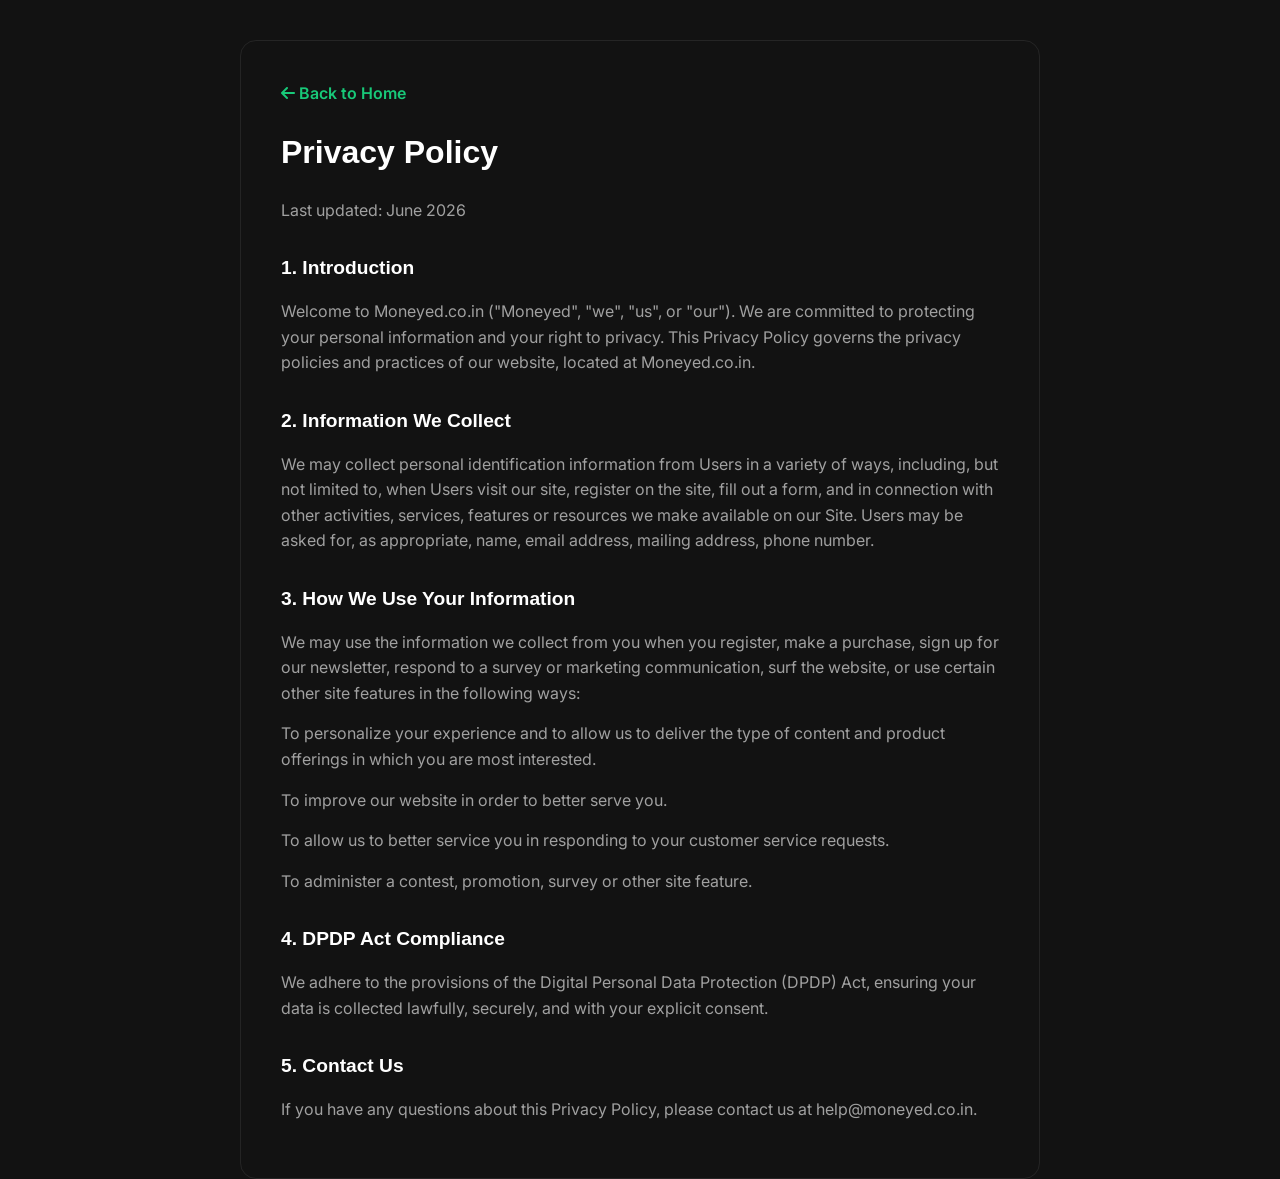
<file: privacy-policy.html>
<!DOCTYPE html>
<html lang="en">
<head>
    <meta charset="UTF-8">
    <meta name="viewport" content="width=device-width, initial-scale=1.0">
    <title>Moneyed | Privacy Policy</title>
    <meta name="description" content="Privacy Policy for Moneyed.co.in">
    <meta property="og:title" content="Moneyed | Privacy Policy">
    <link rel="stylesheet" href="style.css?v=6">
    <link href="index.css?v=2.2" rel="stylesheet">
    <link href="https://fonts.googleapis.com/css2?family=Inter:wght@300;400;500;600;700&display=swap" rel="stylesheet">
    <link rel="stylesheet" href="https://cdnjs.cloudflare.com/ajax/libs/font-awesome/6.5.1/css/all.min.css">
    <style>
        body { background: var(--bg-color); color: var(--text-color); font-family: 'Inter', sans-serif; padding: 40px 20px; }
        .legal-container { max-width: 800px; margin: 0 auto; background: var(--card-bg); padding: 40px; border-radius: 16px; border: 1px solid var(--border-glass); }
        h1 { color: var(--brand-green); margin-bottom: 20px; }
        h2 { color: var(--neon-green); margin-top: 30px; margin-bottom: 15px; font-size: 1.2rem; }
        p, li { line-height: 1.6; color: var(--text-muted); margin-bottom: 15px; }
        .back-btn { display: inline-block; margin-bottom: 20px; color: var(--brand-green); text-decoration: none; font-weight: 600; }
        .back-btn:hover { color: var(--neon-green); }
    </style>
</head>
<body class="theme-dark">
    <div class="legal-container">
        <a href="index.html" class="back-btn"><i class="fa-solid fa-arrow-left"></i> Back to Home</a>
        <h1>Privacy Policy</h1>
        <p>Last updated: June 2026</p>

        <h2>1. Introduction</h2>
        <p>Welcome to Moneyed.co.in ("Moneyed", "we", "us", or "our"). We are committed to protecting your personal information and your right to privacy. This Privacy Policy governs the privacy policies and practices of our website, located at Moneyed.co.in.</p>

        <h2>2. Information We Collect</h2>
        <p>We may collect personal identification information from Users in a variety of ways, including, but not limited to, when Users visit our site, register on the site, fill out a form, and in connection with other activities, services, features or resources we make available on our Site. Users may be asked for, as appropriate, name, email address, mailing address, phone number.</p>

        <h2>3. How We Use Your Information</h2>
        <p>We may use the information we collect from you when you register, make a purchase, sign up for our newsletter, respond to a survey or marketing communication, surf the website, or use certain other site features in the following ways:</p>
        <ul>
            <li>To personalize your experience and to allow us to deliver the type of content and product offerings in which you are most interested.</li>
            <li>To improve our website in order to better serve you.</li>
            <li>To allow us to better service you in responding to your customer service requests.</li>
            <li>To administer a contest, promotion, survey or other site feature.</li>
        </ul>

        <h2>4. DPDP Act Compliance</h2>
        <p>We adhere to the provisions of the Digital Personal Data Protection (DPDP) Act, ensuring your data is collected lawfully, securely, and with your explicit consent.</p>

        <h2>5. Contact Us</h2>
        <p>If you have any questions about this Privacy Policy, please contact us at help@moneyed.co.in.</p>
    </div>
</body>
</html>
</file>
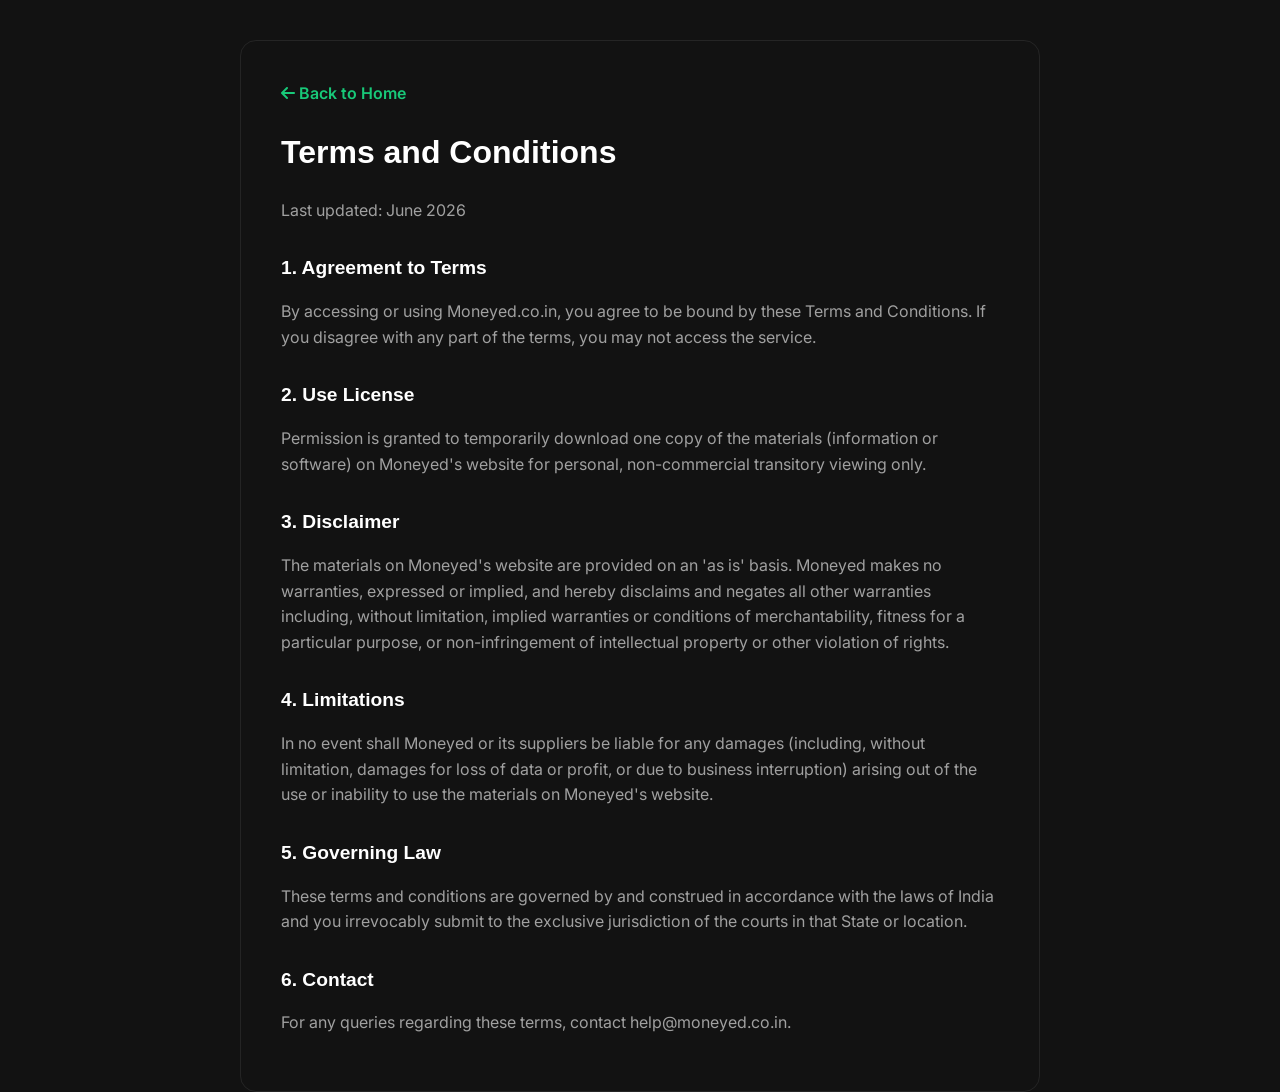
<file: terms-conditions.html>
<!DOCTYPE html>
<html lang="en">
<head>
    <meta charset="UTF-8">
    <meta name="viewport" content="width=device-width, initial-scale=1.0">
    <title>Moneyed | Terms & Conditions</title>
    <meta name="description" content="Terms & Conditions for Moneyed.co.in">
    <meta property="og:title" content="Moneyed | Terms & Conditions">
    <link rel="stylesheet" href="style.css?v=6">
    <link href="index.css?v=2.2" rel="stylesheet">
    <link href="https://fonts.googleapis.com/css2?family=Inter:wght@300;400;500;600;700&display=swap" rel="stylesheet">
    <link rel="stylesheet" href="https://cdnjs.cloudflare.com/ajax/libs/font-awesome/6.5.1/css/all.min.css">
    <style>
        body { background: var(--bg-color); color: var(--text-color); font-family: 'Inter', sans-serif; padding: 40px 20px; }
        .legal-container { max-width: 800px; margin: 0 auto; background: var(--card-bg); padding: 40px; border-radius: 16px; border: 1px solid var(--border-glass); }
        h1 { color: var(--brand-green); margin-bottom: 20px; }
        h2 { color: var(--neon-green); margin-top: 30px; margin-bottom: 15px; font-size: 1.2rem; }
        p, li { line-height: 1.6; color: var(--text-muted); margin-bottom: 15px; }
        .back-btn { display: inline-block; margin-bottom: 20px; color: var(--brand-green); text-decoration: none; font-weight: 600; }
        .back-btn:hover { color: var(--neon-green); }
    </style>
</head>
<body class="theme-dark">
    <div class="legal-container">
        <a href="index.html" class="back-btn"><i class="fa-solid fa-arrow-left"></i> Back to Home</a>
        <h1>Terms and Conditions</h1>
        <p>Last updated: June 2026</p>

        <h2>1. Agreement to Terms</h2>
        <p>By accessing or using Moneyed.co.in, you agree to be bound by these Terms and Conditions. If you disagree with any part of the terms, you may not access the service.</p>

        <h2>2. Use License</h2>
        <p>Permission is granted to temporarily download one copy of the materials (information or software) on Moneyed's website for personal, non-commercial transitory viewing only.</p>

        <h2>3. Disclaimer</h2>
        <p>The materials on Moneyed's website are provided on an 'as is' basis. Moneyed makes no warranties, expressed or implied, and hereby disclaims and negates all other warranties including, without limitation, implied warranties or conditions of merchantability, fitness for a particular purpose, or non-infringement of intellectual property or other violation of rights.</p>

        <h2>4. Limitations</h2>
        <p>In no event shall Moneyed or its suppliers be liable for any damages (including, without limitation, damages for loss of data or profit, or due to business interruption) arising out of the use or inability to use the materials on Moneyed's website.</p>

        <h2>5. Governing Law</h2>
        <p>These terms and conditions are governed by and construed in accordance with the laws of India and you irrevocably submit to the exclusive jurisdiction of the courts in that State or location.</p>
        
        <h2>6. Contact</h2>
        <p>For any queries regarding these terms, contact help@moneyed.co.in.</p>
    </div>
</body>
</html>
</file>
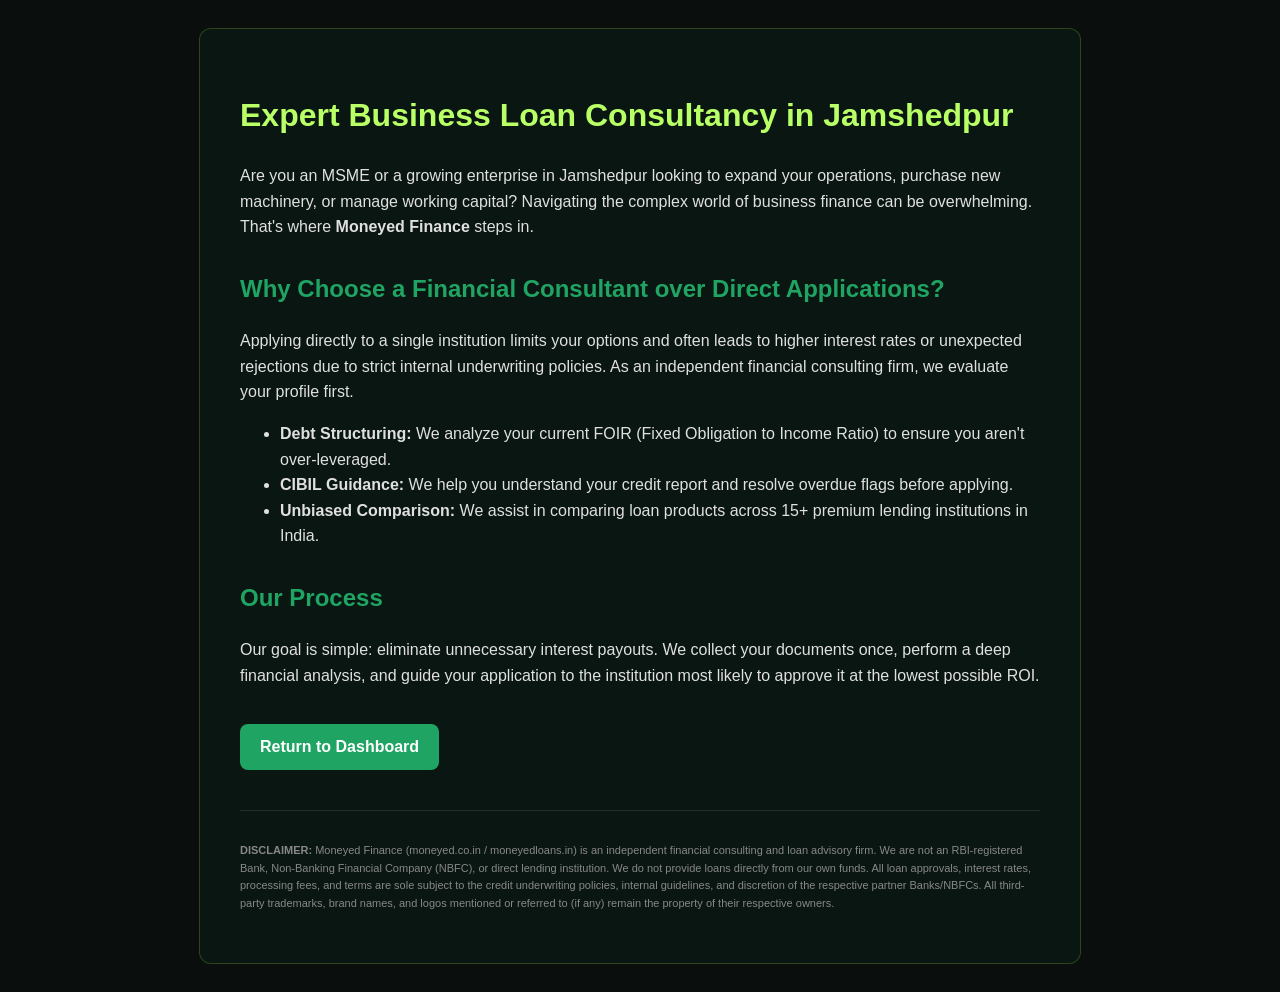
<file: blog/business-loan-consultancy-jamshedpur.html>
<!DOCTYPE html>
<html lang="en">
<head>
    <meta charset="UTF-8">
    <meta name="viewport" content="width=device-width, initial-scale=1.0">
    <title>Business Loan Consultancy in Jamshedpur | Moneyed Finance</title>
    <meta name="description" content="Looking for expert business loan consultancy in Jamshedpur? Moneyed Finance helps you structure your debt and find the best ROI across 15+ premium banks.">
    <style>
        body { font-family: 'Inter', sans-serif; background: #0A0F0D; color: #E0E0E0; line-height: 1.6; padding: 20px; }
        .container { max-width: 800px; margin: 0 auto; background: rgba(31, 164, 99, 0.05); padding: 40px; border-radius: 12px; border: 1px solid rgba(185, 255, 102, 0.2); }
        h1 { color: #B9FF66; }
        h2 { color: #1FA463; margin-top: 30px; }
        .footer-disclaimer { margin-top: 40px; padding-top: 20px; border-top: 1px solid rgba(255,255,255,0.1); font-size: 11px; color: #888; }
        a.btn { display: inline-block; background: #1FA463; color: white; padding: 10px 20px; text-decoration: none; border-radius: 8px; font-weight: bold; margin-top: 20px; }
    </style>
</head>
<body>
    <div class="container">
        <h1>Expert Business Loan Consultancy in Jamshedpur</h1>
        <p>Are you an MSME or a growing enterprise in Jamshedpur looking to expand your operations, purchase new machinery, or manage working capital? Navigating the complex world of business finance can be overwhelming. That's where <strong>Moneyed Finance</strong> steps in.</p>
        
        <h2>Why Choose a Financial Consultant over Direct Applications?</h2>
        <p>Applying directly to a single institution limits your options and often leads to higher interest rates or unexpected rejections due to strict internal underwriting policies. As an independent financial consulting firm, we evaluate your profile first.</p>
        <ul>
            <li><strong>Debt Structuring:</strong> We analyze your current FOIR (Fixed Obligation to Income Ratio) to ensure you aren't over-leveraged.</li>
            <li><strong>CIBIL Guidance:</strong> We help you understand your credit report and resolve overdue flags before applying.</li>
            <li><strong>Unbiased Comparison:</strong> We assist in comparing loan products across 15+ premium lending institutions in India.</li>
        </ul>

        <h2>Our Process</h2>
        <p>Our goal is simple: eliminate unnecessary interest payouts. We collect your documents once, perform a deep financial analysis, and guide your application to the institution most likely to approve it at the lowest possible ROI.</p>
        
        <a href="../index.html" class="btn">Return to Dashboard</a>

        <div class="footer-disclaimer">
            <p><strong>DISCLAIMER:</strong> Moneyed Finance (moneyed.co.in / moneyedloans.in) is an independent financial consulting and loan advisory firm. We are not an RBI-registered Bank, Non-Banking Financial Company (NBFC), or direct lending institution. We do not provide loans directly from our own funds. All loan approvals, interest rates, processing fees, and terms are sole subject to the credit underwriting policies, internal guidelines, and discretion of the respective partner Banks/NBFCs. All third-party trademarks, brand names, and logos mentioned or referred to (if any) remain the property of their respective owners.</p>
        </div>
    </div>
</body>
</html>
</file>
<file: style.css>
/* Brand Identity & Theme Configurations */
:root {
    --deep-green: #085C3A;
    --brand-green: #18C979;
    --mint-green: #A9E7CE;
    --soft-green: #2E7B4F;
    --neutral-white: #F8F9FA;
    --light-grey: #F0FFFA;
    --warm-beige: #FFFDF0;
    --accent-yellow: #E9E4A0;
    --dark-charcoal: #212529;
    --border-glass: rgba(8, 92, 58, 0.15);
    --bg-glass: rgba(248, 249, 250, 0.75);
    
    --shadow-soft: 0 8px 30px rgba(0, 0, 0, 0.04);
    --shadow-hover: 0 14px 40px rgba(15, 92, 59, 0.12);
    --transition-smooth: all 0.3s cubic-bezier(0.4, 0, 0.2, 1);
    
    --font-heading: 'Poppins', sans-serif;
    --font-body: 'Poppins', sans-serif;

    /* Logo Base Variables (Deep Green Theme - default) */
    --logo-icon-bg: var(--brand-green);
    --logo-icon-fg: var(--neutral-white);
    --logo-text: var(--deep-green);
    --logo-tagline: var(--soft-green);
}

/* Base Styles */
* {
    margin: 0;
    padding: 0;
    box-sizing: border-box;
}

@keyframes pulse-glow {
    0% { transform: scale(1) translateY(0); filter: drop-shadow(0 0 5px rgba(168,213,192,0.5)); }
    50% { transform: scale(1.1) translateY(-2px); filter: drop-shadow(0 0 15px rgba(168,213,192,1)); color: #D4C87C; }
    100% { transform: scale(1) translateY(0); filter: drop-shadow(0 0 5px rgba(168,213,192,0.5)); }
}

.animated-rupee {
    display: inline-block;
    animation: pulse-glow 2s infinite ease-in-out;
}

body {
    font-family: var(--font-body);
    background-color: var(--light-grey);
    color: var(--dark-charcoal);
    height: 100vh;
    overflow: hidden;
    line-height: 1.6;
}

h1, h2, h3, h4, h5, h6 {
    font-family: var(--font-heading);
    font-weight: 600;
    color: var(--deep-green);
}

a {
    text-decoration: none;
    color: inherit;
}

ul {
    list-style: none;
}

/* App Shell Structure */
.app-container {
    display: flex;
    height: 100vh;
    width: 100vw;
    position: relative;
}

/* Sidebar Navigation */
.sidebar {
    width: 280px;
    background-color: var(--deep-green);
    color: var(--neutral-white);
    display: flex;
    flex-direction: column;
    flex-shrink: 0;
    z-index: 100;
    transition: var(--transition-smooth);
    border-right: 1px solid rgba(255, 255, 255, 0.08);
}

.sidebar-header {
    padding: 24px 20px;
    border-bottom: 1px solid rgba(255, 255, 255, 0.08);
}

.logo-container {
    display: flex;
    align-items: center;
    gap: 12px;
}

.logo-icon {
    width: 42px;
    height: 42px;
    background-color: var(--brand-green);
    border: 1.5px solid rgba(255, 255, 255, 0.2);
    border-radius: 10px;
    display: flex;
    align-items: center;
    justify-content: center;
}

.logo-svg {
    width: 28px;
    height: 28px;
    color: var(--neutral-white);
    display: block;
}

.logo-text {
    display: flex;
    flex-direction: column;
}

.brand-name {
    font-size: 24px;
    font-weight: 700;
    letter-spacing: -1px;
    line-height: 1;
    color: var(--logo-text);
    display: block;
}

.brand-tagline {
    font-size: 8px;
    font-weight: 700;
    letter-spacing: 1.5px;
    color: var(--logo-tagline);
    display: block;
    margin-top: 2px;
}

.sidebar-menu {
    flex-grow: 1;
    padding: 24px 16px;
    overflow-y: auto;
}

.nav-list {
    display: flex;
    flex-direction: column;
    gap: 6px;
}

.nav-item {
    border-radius: 10px;
    transition: var(--transition-smooth);
}

.nav-link {
    display: flex;
    align-items: center;
    gap: 14px;
    padding: 12px 16px;
    font-size: 14px;
    font-weight: 500;
    color: var(--mint-green);
    border-radius: 10px;
    transition: var(--transition-smooth);
}

.nav-link i {
    font-size: 16px;
    width: 20px;
    text-align: center;
    transition: var(--transition-smooth);
}

.nav-item:hover .nav-link,
.nav-item.active .nav-link {
    color: var(--neutral-white);
    background-color: rgba(255, 255, 255, 0.08);
}

.nav-item.active .nav-link i {
    color: var(--accent-yellow);
}

.sidebar-footer {
    padding: 20px;
    border-top: 1px solid rgba(255, 255, 255, 0.08);
    background-color: rgba(0, 0, 0, 0.15);
}

.founder-profile {
    display: flex;
    align-items: center;
    gap: 12px;
}

.profile-avatar {
    width: 40px;
    height: 40px;
    border-radius: 50%;
    background-color: var(--brand-green);
    color: var(--neutral-white);
    display: flex;
    align-items: center;
    justify-content: center;
    font-weight: 600;
    font-size: 14px;
    border: 2px solid var(--accent-yellow);
}

.profile-info {
    display: flex;
    flex-direction: column;
}

.profile-name {
    font-size: 13px;
    font-weight: 600;
    color: var(--neutral-white);
}

.profile-title {
    font-size: 11px;
    color: var(--mint-green);
}

/* Main Content Area */
.main-content {
    flex-grow: 1;
    display: flex;
    flex-direction: column;
    height: 100vh;
    overflow-y: auto;
    position: relative;
    background-color: var(--light-grey);
}

/* Top Header */
.top-header {
    display: flex;
    align-items: center;
    justify-content: space-between;
    padding: 20px 40px;
    background-color: rgba(255, 255, 255, 0.8);
    backdrop-filter: blur(10px);
    -webkit-backdrop-filter: blur(10px);
    border-bottom: 1px solid var(--border-glass);
    position: sticky;
    top: 0;
    z-index: 50;
}

.mobile-toggle {
    display: none;
    font-size: 20px;
    cursor: pointer;
    color: var(--deep-green);
}

.header-welcome h1 {
    font-size: 24px;
    font-weight: 700;
    line-height: 1.2;
}

.header-subtitle {
    font-size: 12px;
    color: #627267;
}

.header-actions {
    display: flex;
    align-items: center;
    gap: 16px;
}

.cibil-pill {
    background-color: var(--neutral-white);
    padding: 8px 16px;
    border-radius: 20px;
    font-size: 13px;
    display: flex;
    align-items: center;
    gap: 8px;
    border: 1px solid var(--border-glass);
    color: var(--dark-charcoal);
}

.cibil-pill strong {
    color: var(--brand-green);
}

/* Buttons */
.btn {
    display: inline-flex;
    align-items: center;
    justify-content: center;
    gap: 8px;
    padding: 10px 20px;
    border-radius: 8px;
    font-family: var(--font-body);
    font-size: 14px;
    font-weight: 600;
    cursor: pointer;
    border: none;
    transition: var(--transition-smooth);
}

.btn:active, .bnav-item:active, .bnav-cta-inner:active {
    transform: scale(0.96) !important;
    transition: transform 0.1s ease !important;
}

.btn-primary {
    background-color: var(--deep-green);
    color: var(--neutral-white);
}

.btn-primary:hover {
    background-color: #0c4c31;
    transform: translateY(-1px);
}

.btn-accent {
    background-color: var(--brand-green);
    color: var(--neutral-white);
    box-shadow: 0 4px 15px rgba(31, 164, 99, 0.2);
}

.btn-accent:hover {
    background-color: #1a8f55;
    transform: translateY(-1px);
    box-shadow: 0 6px 18px rgba(31, 164, 99, 0.3);
}

.btn-outline {
    background-color: transparent;
    color: var(--deep-green);
    border: 1.5px solid var(--deep-green);
}

.btn-outline:hover {
    background-color: rgba(15, 92, 59, 0.05);
}

.btn-outline-white {
    background-color: transparent;
    color: var(--neutral-white);
    border: 1.5px solid var(--neutral-white);
}

.btn-outline-white:hover {
    background-color: rgba(255, 255, 255, 0.1);
}

.btn-sm {
    padding: 6px 14px;
    font-size: 12px;
}

.btn-full {
    width: 100%;
}

/* Glassmorphism Cards */
.glass-card {
    background-color: var(--bg-glass);
    backdrop-filter: blur(12px);
    -webkit-backdrop-filter: blur(12px);
    border: 1px solid var(--border-glass);
    border-radius: 16px;
    padding: 24px;
    box-shadow: inset 0 1px 1px rgba(255, 255, 255, 0.4), var(--shadow-soft);
    transition: var(--transition-smooth);
}

.glass-card:hover {
    box-shadow: var(--shadow-hover);
    border-color: rgba(15, 92, 59, 0.25);
}

/* Tab Containers */
.tab-content-container {
    padding: 30px 40px;
    flex-grow: 1;
    overflow-y: auto;
}

.tab-pane {
    display: none;
    animation: fadeIn 0.4s ease-out;
}

.tab-pane.active {
    display: block;
}

@keyframes fadeIn {
    from { opacity: 0; transform: translateY(8px); }
    to { opacity: 1; transform: translateY(0); }
}

/* Grids and Layout Helpers */
.grid-3 {
    display: grid;
    grid-template-columns: repeat(auto-fit, minmax(280px, 1fr));
    gap: 24px;
    margin-bottom: 24px;
}

.grid-2 {
    display: grid;
    grid-template-columns: repeat(auto-fit, minmax(320px, 1fr));
    gap: 24px;
    margin-bottom: 24px;
}

.grid-3-2 {
    display: grid;
    grid-template-columns: 3fr 2fr;
    gap: 24px;
    margin-bottom: 24px;
}

.margin-top-md { margin-top: 20px; }
.margin-bottom-md { margin-bottom: 20px; }
.text-center { text-align: center; }
.text-right { text-align: right; }
.text-green { color: var(--brand-green) !important; }
.text-yellow { color: #ccaa00 !important; }
.text-gold { color: #bca043 !important; }
.flex-center-content {
    display: flex;
    align-items: center;
    justify-content: center;
}
.flex-column-between {
    display: flex;
    flex-direction: column;
    justify-content: space-between;
}
.divider {
    border: none;
    border-top: 1px solid var(--border-glass);
    margin: 20px 0;
}
.divider-white {
    border: none;
    border-top: 1px solid rgba(255, 255, 255, 0.15);
    margin: 20px 0;
}

/* 1. HOME TAB SPECIFICS */
.welcome-banner {
    background: linear-gradient(135deg, #0F5C3B 0%, #1FA463 100%);
    color: var(--neutral-white);
    border-radius: 16px;
    padding: 30px 40px;
    display: flex;
    align-items: center;
    justify-content: space-between;
    margin-bottom: 24px;
    box-shadow: var(--shadow-soft);
    position: relative;
    overflow: hidden;
}

.welcome-banner::after {
    content: '';
    position: absolute;
    top: -50%;
    right: -20%;
    width: 300px;
    height: 300px;
    border-radius: 50%;
    background: rgba(31, 164, 99, 0.15);
    z-index: 1;
}

.banner-body {
    max-width: 65%;
    z-index: 2;
}

.welcome-banner h2 {
    color: #FFFFFF !important;
    font-size: 26px;
    margin-bottom: 12px;
    font-weight: 700;
}

.welcome-banner p {
    color: var(--mint-green);
    font-size: 14px;
    margin-bottom: 20px;
}

.banner-actions {
    display: flex;
    gap: 12px;
}

.banner-visual {
    z-index: 2;
}

.banner-big-icon {
    font-size: 70px;
    color: var(--accent-yellow);
    opacity: 0.85;
}

/* Metric Cards Specifics */
.metric-card {
    display: flex;
    flex-direction: column;
}

.card-icon-header {
    display: flex;
    align-items: center;
    justify-content: space-between;
    margin-bottom: 16px;
}

.metric-icon {
    width: 44px;
    height: 44px;
    border-radius: 10px;
    display: flex;
    align-items: center;
    justify-content: center;
    font-size: 18px;
}

.metric-icon.green-bg { background-color: rgba(31, 164, 99, 0.1); color: var(--brand-green); }
.metric-icon.yellow-bg { background-color: rgba(212, 200, 124, 0.15); color: #9c8e2b; }
.metric-icon.gold-bg { background-color: rgba(15, 92, 59, 0.08); color: var(--deep-green); }

.badge {
    padding: 4px 10px;
    border-radius: 20px;
    font-size: 11px;
    font-weight: 600;
}
.badge.text-green { background-color: rgba(31, 164, 99, 0.1); }
.badge.text-yellow { background-color: rgba(212, 200, 124, 0.2); }
.badge.text-gold { background-color: rgba(15, 92, 59, 0.08); color: var(--deep-green); }

.metric-card h3 {
    font-size: 15px;
    color: #627267;
    font-weight: 500;
    margin-bottom: 12px;
}

.metric-desc {
    font-size: 11.5px;
    color: #627267;
    margin-top: 14px;
    border-top: 1px solid rgba(0, 0, 0, 0.05);
    padding-top: 10px;
}

/* CIBIL Meter */
.meter-wrapper {
    display: flex;
    justify-content: center;
    align-items: center;
    height: 70px;
}

.cibil-dial {
    position: relative;
    width: 120px;
    height: 60px;
}

.dial-svg {
    width: 100%;
    height: 100%;
}

.dial-value {
    position: absolute;
    bottom: 0;
    left: 0;
    right: 0;
    text-align: center;
    font-size: 18px;
    font-weight: 700;
    color: var(--deep-green);
}

/* FOIR Visual */
.foir-visual {
    margin-top: 12px;
}

.progress-bar-container {
    width: 100%;
    height: 8px;
    background-color: rgba(0, 0, 0, 0.06);
    border-radius: 4px;
    overflow: hidden;
}

.progress-bar-fill {
    height: 100%;
    border-radius: 4px;
    transition: width 1s cubic-bezier(0.4, 0, 0.2, 1);
}

#home-foir-bar {
    background-color: var(--brand-green);
}

.foir-stats {
    display: flex;
    justify-content: space-between;
    font-size: 12px;
    margin-top: 6px;
    font-weight: 500;
}

.foir-val { color: var(--deep-green); font-weight: 700; }
.foir-limit { color: #627267; }

/* Savings Metric display */
.savings-display {
    display: flex;
    align-items: baseline;
    gap: 4px;
    margin-top: 8px;
}

.currency-symbol {
    font-size: 20px;
    font-weight: 500;
    color: var(--brand-green);
}

.savings-amount {
    font-size: 32px;
    font-weight: 700;
    color: var(--brand-green);
    letter-spacing: -0.5px;
}

/* Trust Section Grid */
.trust-grid {
    display: grid;
    grid-template-columns: 3fr 2fr;
    gap: 24px;
    margin-bottom: 20px;
}

.trust-header {
    display: flex;
    align-items: center;
    gap: 16px;
    margin-bottom: 16px;
}

.avatar-large {
    width: 52px;
    height: 52px;
    border-radius: 50%;
    background-color: var(--deep-green);
    color: var(--neutral-white);
    display: flex;
    align-items: center;
    justify-content: center;
    font-weight: 700;
    border: 2.5px solid var(--accent-yellow);
}

.trust-header h4 {
    font-size: 16px;
}

.trust-header .subtitle {
    font-size: 11px;
    color: #627267;
}

.trust-quote {
    font-size: 13.5px;
    font-style: italic;
    color: #4b5a50;
    line-height: 1.6;
    margin-bottom: 20px;
}

.trust-stats {
    display: flex;
    gap: 30px;
    border-top: 1px solid var(--border-glass);
    padding-top: 16px;
}

.t-stat h5 {
    font-size: 20px;
    color: var(--brand-green);
    font-weight: 700;
}

.t-stat span {
    font-size: 11px;
    color: #627267;
}

/* Feature checklist */
.feature-highlights h4 {
    font-size: 16px;
    margin-bottom: 16px;
}

.feature-checklist {
    display: flex;
    flex-direction: column;
    gap: 18px;
}

.feature-checklist li {
    display: flex;
    gap: 12px;
    align-items: flex-start;
}

.feature-checklist li i {
    margin-top: 3px;
    font-size: 16px;
}

.feature-checklist li strong {
    font-size: 13px;
    color: var(--deep-green);
    display: block;
}

.feature-checklist li p {
    font-size: 11px;
    color: #627267;
}

/* 2. FORM WIZARD SPECIFICS */
.main-form-card {
    max-width: 800px;
    margin: 0 auto 24px;
}

.wizard-header {
    border-bottom: 1px solid var(--border-glass);
    padding-bottom: 18px;
    margin-bottom: 24px;
}

.wizard-header h2 {
    font-size: 22px;
}

.wizard-header p {
    font-size: 12.5px;
    color: #627267;
    margin-bottom: 14px;
}

.wizard-steps {
    display: flex;
    justify-content: space-between;
    gap: 10px;
}

.step-indicator {
    flex-grow: 1;
    text-align: center;
    font-size: 12px;
    font-weight: 600;
    color: #8fa095;
    padding-bottom: 8px;
    border-bottom: 2.5px solid rgba(0, 0, 0, 0.06);
    display: flex;
    align-items: center;
    justify-content: center;
    gap: 8px;
}

.lang-toggle-btn {
    background: transparent;
    border: 1px solid var(--border-glass);
    border-radius: 20px;
    color: var(--text-color);
    font-size: 12px;
    font-weight: 700;
    cursor: pointer;
    padding: 5px 12px;
    display: flex;
    align-items: center;
    justify-content: center;
    gap: 6px;
    transition: all 0.2s ease;
    margin-right: 10px;
}

.lang-toggle-btn:hover {
    background: rgba(15, 92, 59, 0.05);
}

.step-indicator span {
    width: 20px;
    height: 20px;
    border-radius: 50%;
    background-color: rgba(0, 0, 0, 0.06);
    color: #8fa095;
    display: inline-flex;
    align-items: center;
    justify-content: center;
    font-size: 10px;
    font-weight: 700;
}

.step-indicator.active {
    color: var(--brand-green);
    border-bottom-color: var(--brand-green);
}

.step-indicator.active span {
    background-color: var(--brand-green);
    color: var(--neutral-white);
}

/* Inputs & Form Groups */
.form-group {
    display: flex;
    flex-direction: column;
    gap: 6px;
    margin-bottom: 18px;
}

.form-grid {
    display: grid;
    grid-template-columns: 1fr 1fr;
    gap: 18px;
}

.form-group label {
    font-size: 12px;
    font-weight: 600;
    color: var(--deep-green);
}

.cibil-summary-card {
    background: linear-gradient(135deg, rgba(255,255,255,0.05), rgba(255,255,255,0.01));
    border: 1px solid var(--border-glass);
    border-radius: 12px;
    padding: 15px;
    display: flex;
    flex-direction: column;
    gap: 8px;
    box-shadow: 0 4px 15px rgba(0,0,0,0.05);
    transition: transform 0.3s ease, border-color 0.3s ease;
}

body.theme-dark .cibil-summary-card {
    background: linear-gradient(135deg, rgba(255,255,255,0.05), rgba(255,255,255,0.01));
}

.cibil-summary-card:hover {
    transform: translateY(-2px);
    border-color: var(--brand-green);
}

.cibil-summary-card label {
    font-size: 11px;
    text-transform: uppercase;
    letter-spacing: 0.5px;
    color: var(--text-muted);
    font-weight: 700;
}

.cibil-summary-card .value {
    font-size: 1.4rem;
    font-weight: 800;
    color: var(--text-color);
}

.form-input {
    width: 100%;
    padding: 12px 16px;
    border-radius: 8px;
    border: 1px solid var(--border-glass);
    background-color: rgba(255, 255, 255, 0.6);
    font-family: var(--font-body);
    font-size: 13.5px;
    color: var(--dark-charcoal);
    outline: none;
    transition: var(--transition-smooth);
}

.form-input:focus {
    border-color: var(--brand-green);
    background-color: var(--neutral-white);
    box-shadow: 0 0 0 3px rgba(31, 164, 99, 0.1);
}

.form-hint {
    font-size: 11px;
    color: #627267;
}

.consent-box {
    margin: 20px 0;
    padding: 16px;
    background-color: rgba(15, 92, 59, 0.03);
    border-radius: 8px;
    border-left: 3px solid var(--brand-green);
}

/* Checkbox alignment */
.checkbox-container {
    display: flex;
    gap: 12px;
    cursor: pointer;
    user-select: none;
}

.checkbox-container input {
    display: none;
}

.checkmark-box {
    width: 18px;
    height: 18px;
    border: 1.5px solid var(--brand-green);
    border-radius: 4px;
    flex-shrink: 0;
    position: relative;
    top: 2px;
    background-color: var(--neutral-white);
}

.checkbox-container input:checked + .checkmark-box::after {
    content: '\f00c';
    font-family: 'Font Awesome 6 Free';
    font-weight: 900;
    font-size: 10px;
    color: var(--neutral-white);
    position: absolute;
    top: 50%;
    left: 50%;
    transform: translate(-50%, -50%);
}

.checkbox-container input:checked + .checkmark-box {
    background-color: var(--brand-green);
}

.consent-text {
    font-size: 11.5px;
    color: #4b5a50;
    line-height: 1.5;
}

/* Wizard Buttons */
.wizard-buttons {
    display: flex;
    justify-content: space-between;
    margin-top: 24px;
}

.wizard-step {
    display: none;
}

.wizard-step.active {
    display: block;
    animation: slideIn 0.3s ease-out;
}

@keyframes slideIn {
    from { opacity: 0; transform: translateX(20px); }
    to { opacity: 1; transform: translateX(0); }
}

/* Results panel */
.results-panel {
    max-width: 800px;
    margin: 0 auto;
}

.results-panel.hidden {
    display: none;
}

.results-header {
    display: flex;
    justify-content: space-between;
    align-items: center;
    border-bottom: 1px solid var(--border-glass);
    padding-bottom: 14px;
    margin-bottom: 20px;
}

.results-header h3 {
    font-size: 18px;
}

.results-header p {
    font-size: 12px;
    color: #627267;
}

.lead-id-pill {
    background-color: rgba(31, 164, 99, 0.1);
    color: var(--brand-green);
    font-weight: 600;
    font-size: 11px;
    padding: 4px 12px;
    border-radius: 12px;
    border: 1px solid var(--brand-green);
}

.summary-pill-container {
    display: flex;
    gap: 16px;
    flex-wrap: wrap;
    margin-bottom: 24px;
}

.summary-pill {
    background-color: rgba(0, 0, 0, 0.03);
    padding: 8px 16px;
    border-radius: 8px;
    font-size: 12.5px;
}

.summary-pill strong {
    color: var(--deep-green);
    margin-left: 4px;
}

/* Lender Match Component */
.lender-matches-list {
    display: flex;
    flex-direction: column;
    gap: 14px;
    margin-bottom: 24px;
}

.lender-card {
    display: flex;
    justify-content: space-between;
    align-items: center;
    padding: 18px 24px;
    background-color: var(--neutral-white);
    border: 1px solid var(--border-glass);
    border-radius: 10px;
    transition: var(--transition-smooth);
}

.lender-card:hover {
    transform: translateY(-2px);
    box-shadow: var(--shadow-hover);
    border-color: var(--brand-green);
}

.lender-meta {
    display: flex;
    align-items: center;
    gap: 16px;
}

.lender-logo-circle {
    width: 46px;
    height: 46px;
    border-radius: 50%;
    background-color: var(--deep-green);
    color: var(--neutral-white);
    display: flex;
    align-items: center;
    justify-content: center;
    font-weight: 700;
    font-size: 16px;
    box-shadow: 0 4px 10px rgba(15, 92, 59, 0.15);
}

.lender-info h4 {
    font-size: 14px;
}

.lender-info p {
    font-size: 11px;
    color: #627267;
}

.lender-metrics {
    display: flex;
    gap: 30px;
}

.l-metric {
    display: flex;
    flex-direction: column;
    align-items: center;
}

.l-metric span {
    font-size: 10px;
    color: #627267;
}

.l-metric strong {
    font-size: 13.5px;
    color: var(--deep-green);
}

.lender-status-col {
    display: flex;
    flex-direction: column;
    align-items: flex-end;
}

.status-indicator-pill {
    padding: 4px 12px;
    border-radius: 20px;
    font-size: 11px;
    font-weight: 600;
    display: flex;
    align-items: center;
    gap: 6px;
}

.status-indicator-pill.approved-pill {
    background-color: rgba(31, 164, 99, 0.1);
    color: var(--brand-green);
}

.status-indicator-pill.rejected-pill {
    background-color: rgba(220, 53, 69, 0.1);
    color: #dc3545;
}

.status-indicator-pill.attention-pill {
    background-color: rgba(255, 193, 7, 0.15);
    color: #b58105;
}

.lender-status-col p {
    font-size: 10px;
    color: #627267;
    margin-top: 4px;
}

.elig-cta-box {
    background-color: rgba(15, 92, 59, 0.04);
    padding: 20px 24px;
    border-radius: 12px;
    display: flex;
    justify-content: space-between;
    align-items: center;
    border-left: 4px solid var(--deep-green);
}

.elig-cta-box h4 {
    font-size: 14.5px;
}

.elig-cta-box p {
    font-size: 12px;
    color: #4b5a50;
    margin-top: 2px;
}

/* 3. CALCULATORS TAB SPECIFICS */
.calculator-sub-tabs {
    display: flex;
    gap: 10px;
    margin-bottom: 24px;
    background-color: rgba(0, 0, 0, 0.03);
    padding: 4px;
    border-radius: 10px;
    width: max-content;
}

.sub-tab-btn {
    border: none;
    background-color: transparent;
    padding: 8px 20px;
    font-family: var(--font-body);
    font-size: 13px;
    font-weight: 600;
    color: #627267;
    border-radius: 8px;
    cursor: pointer;
    transition: var(--transition-smooth);
}

.sub-tab-btn.active {
    background-color: var(--neutral-white);
    color: var(--deep-green);
    box-shadow: var(--shadow-soft);
}

.sub-tab-pane {
    display: none;
    animation: fadeIn 0.4s ease-out;
}

.sub-tab-pane.active {
    display: block;
}

/* Slider Controls */
.slider-header {
    display: flex;
    justify-content: space-between;
    align-items: center;
}

.slider-val-box {
    background-color: var(--neutral-white);
    padding: 6px 12px;
    border: 1px solid var(--border-glass);
    border-radius: 6px;
    font-weight: 700;
    color: var(--deep-green);
    font-size: 13.5px;
}

.slider-val-box input {
    border: none;
    outline: none;
    font-family: var(--font-body);
    font-weight: 700;
    color: var(--deep-green);
    width: 60px;
    background-color: transparent;
}

.slider-input {
    width: 100%;
    height: 5px;
    background: #e2e8f0;
    border-radius: 5px;
    outline: none;
    margin: 8px 0;
    -webkit-appearance: none;
}

.slider-input::-webkit-slider-thumb {
    -webkit-appearance: none;
    width: 16px;
    height: 16px;
    border-radius: 50%;
    background: var(--brand-green);
    cursor: pointer;
    transition: transform 0.1s;
    box-shadow: 0 2px 6px rgba(0, 0, 0, 0.15);
}

.slider-input::-webkit-slider-thumb:hover {
    transform: scale(1.2);
}

/* Calculator result display details */
.emi-display {
    font-size: 40px;
    font-weight: 700;
    color: var(--deep-green);
    letter-spacing: -1px;
    margin-bottom: 20px;
}

/* Autocomplete Dropdown */
.position-relative { position: relative; }
.autocomplete-items {
    position: absolute;
    border: 1px solid var(--border-glass);
    border-bottom: none;
    border-top: none;
    z-index: 99;
    top: 100%;
    left: 0;
    right: 0;
    max-height: 200px;
    overflow-y: auto;
    background-color: var(--neutral-white);
    border-radius: 0 0 8px 8px;
    box-shadow: var(--shadow-soft);
}
.autocomplete-items.hidden {
    display: none;
}
.autocomplete-items div {
    padding: 10px;
    cursor: pointer;
    background-color: var(--neutral-white); 
    border-bottom: 1px solid var(--border-glass);
    font-size: 13px;
    color: var(--dark-charcoal);
}
.autocomplete-items div:hover {
    background-color: var(--light-grey); 
}

.calc-breakdown-grid {
    display: grid;
    grid-template-columns: repeat(3, 1fr);
    gap: 16px;
    background-color: rgba(0, 0, 0, 0.02);
    border-radius: 8px;
    padding: 16px;
}

.breakdown-item {
    display: flex;
    flex-direction: column;
}

.breakdown-item span {
    font-size: 11px;
    color: #627267;
}

.breakdown-item strong {
    font-size: 14px;
    color: var(--deep-green);
    margin-top: 4px;
}

/* Balance Transfer layout specific */
.bg-gradient-premium {
    background: radial-gradient(circle at 10% 20%, rgba(15, 92, 59, 0.05) 0%, rgba(31, 164, 99, 0.05) 90.1%);
}

.visual-icon-glow {
    font-size: 44px;
    color: var(--deep-green);
    text-shadow: 0 4px 20px rgba(15, 92, 59, 0.3);
    margin-bottom: 12px;
}

.savings-large {
    font-size: 38px;
    font-weight: 700;
    color: var(--deep-green);
    letter-spacing: -1px;
}

.savings-disclaimer {
    font-size: 11.5px;
    color: #627267;
    margin: 20px 0;
}

/* FOIR calculator specifics */
.foir-meter-container {
    margin: 20px 0;
}

.foir-val-big {
    font-size: 44px;
    font-weight: 700;
    color: var(--brand-green);
}

.foir-alert-box {
    background-color: rgba(0, 0, 0, 0.03);
    padding: 16px;
    border-radius: 8px;
    font-size: 12px;
    color: #4b5a50;
    line-height: 1.6;
    margin-bottom: 24px;
}

/* 4. CIBIL ANALYZER TAB SPECIFICS */
.upload-zone {
    border: 2px dashed rgba(15, 92, 59, 0.3);
    border-radius: 12px;
    padding: 60px 30px;
    text-align: center;
    background: linear-gradient(135deg, rgba(31,164,99,0.05), rgba(243,167,18,0.02));
    cursor: pointer;
    transition: transform 0.4s cubic-bezier(0.175, 0.885, 0.32, 1.275), box-shadow 0.4s ease, border-color 0.4s ease;
    transform: perspective(1000px) rotateX(0) translateZ(0);
    box-shadow: inset 0 0 20px rgba(0,0,0,0.02), 0 10px 30px rgba(0,0,0,0.05);
    position: relative;
    overflow: hidden;
}

.upload-zone:hover {
    border-color: var(--brand-green);
    background: linear-gradient(135deg, rgba(31,164,99,0.08), rgba(243,167,18,0.04));
    transform: perspective(1000px) rotateX(2deg) translateZ(10px);
    box-shadow: inset 0 0 30px rgba(31,164,99,0.1), 0 20px 40px rgba(31,164,99,0.15);
}

.scanner-line {
    position: absolute;
    top: -20%;
    left: 0;
    width: 100%;
    height: 4px;
    background: var(--brand-green);
    box-shadow: 0 0 15px 5px rgba(31,164,99,0.4);
    animation: scan 3s infinite linear;
    opacity: 0.7;
    z-index: 1;
}

@keyframes scan {
    0% { top: -20%; opacity: 0; }
    10% { opacity: 0.8; }
    90% { opacity: 0.8; }
    100% { top: 120%; opacity: 0; }
}

.pdf-upload-icon {
    font-size: 54px;
    color: #e06c75;
    margin-bottom: 20px;
    position: relative;
    z-index: 2;
    filter: drop-shadow(0 10px 10px rgba(224,108,117,0.3));
}

.float-animate {
    animation: float 3s ease-in-out infinite;
}

@keyframes float {
    0% { transform: translateY(0px); }
    50% { transform: translateY(-10px); }
    100% { transform: translateY(0px); }
}

.upload-zone h4 {
    font-size: 16px;
    margin-bottom: 8px;
    position: relative;
    z-index: 2;
}

.upload-zone p {
    font-size: 12px;
    color: #627267;
    margin-bottom: 20px;
    position: relative;
    z-index: 2;
}

.upload-badge {
    background-color: rgba(15, 92, 59, 0.06);
    color: var(--deep-green);
    font-size: 9px;
    font-weight: 600;
    padding: 4px 10px;
    border-radius: 10px;
    border: 1px solid var(--border-glass);
}

.or-separator {
    display: flex;
    align-items: center;
    text-align: center;
    margin: 20px 0;
    color: #8fa095;
    font-size: 11px;
    font-weight: 600;
    letter-spacing: 0.5px;
}

.or-separator::before,
.or-separator::after {
    content: '';
    flex: 1;
    border-bottom: 1px solid var(--border-glass);
}

.or-separator:not(:empty)::before {
    margin-right: .5em;
}

.or-separator:not(:empty)::after {
    margin-left: .5em;
}

/* Placeholder box */
.placeholder-icon {
    font-size: 60px;
    color: #d1dcd4;
    margin-bottom: 16px;
}

.pad-lg {
    padding: 60px 20px;
}

.cibil-analysis-placeholder h4 {
    font-size: 16px;
    margin-bottom: 6px;
}

.cibil-analysis-placeholder p {
    font-size: 12px;
    color: #627267;
}

/* Results panel detail */
.results-header-cibil {
    display: flex;
    justify-content: space-between;
    align-items: center;
    border-bottom: 1px solid var(--border-glass);
    padding-bottom: 14px;
    margin-bottom: 16px;
}

.results-header-cibil h3 {
    font-size: 18px;
}

.report-date {
    font-size: 11px;
    color: #627267;
}

.score-badge-cibil {
    font-size: 24px;
    font-weight: 700;
    background-color: var(--brand-green);
    color: var(--neutral-white);
    width: 60px;
    height: 60px;
    border-radius: 50%;
    display: flex;
    align-items: center;
    justify-content: center;
    border: 3.5px solid var(--accent-yellow);
    box-shadow: 0 4px 10px rgba(31, 164, 99, 0.25);
}

.cibil-verdict-box {
    background-color: rgba(255, 193, 7, 0.05);
    padding: 14px;
    border-radius: 8px;
    border-left: 3.5px solid #ffc107;
    margin-bottom: 18px;
}

.cibil-verdict-box.border-yellow { border-left-color: #ffc107; background-color: rgba(255, 193, 7, 0.05); }
.cibil-verdict-box.border-green { border-left-color: var(--brand-green); background-color: rgba(31, 164, 99, 0.05); }
.cibil-verdict-box.border-red { border-left-color: #dc3545; background-color: rgba(220, 53, 69, 0.05); }

.cibil-verdict-box strong {
    font-size: 13.5px;
    display: block;
    margin-bottom: 4px;
}

.cibil-verdict-box p {
    font-size: 11.5px;
    color: #4b5a50;
    line-height: 1.5;
}

/* Schedule Table CSS */
.schedule-table {
    width: 100%;
    border-collapse: collapse;
    font-size: 0.85rem;
    color: var(--dark-charcoal);
}

.schedule-table th, .schedule-table td {
    padding: 12px 10px;
    border-bottom: 1px solid rgba(0, 0, 0, 0.05);
    text-align: center;
}

.schedule-table th:first-child, .schedule-table td:first-child {
    text-align: center;
    width: 70px;
}

.schedule-table th {
    background-color: var(--bg-glass);
    backdrop-filter: blur(12px);
    -webkit-backdrop-filter: blur(12px);
    font-weight: 600;
    color: var(--deep-green);
    position: sticky;
    top: 0;
    z-index: 10;
}



.schedule-table tbody tr:hover {
    background-color: rgba(31, 164, 99, 0.03);
}

.table-inline-input {
    width: 90px;
    padding: 4px 8px;
    border: 1px solid rgba(15, 92, 59, 0.2);
    border-radius: 4px;
    background: rgba(255, 255, 255, 0.8);
    font-size: 0.85rem;
    color: var(--dark-charcoal);
    text-align: right;
    outline: none;
    transition: var(--transition-smooth);
}

.table-inline-input:focus {
    border-color: var(--brand-green);
    background: #fff;
    box-shadow: 0 0 0 2px rgba(31, 164, 99, 0.2);
}


.section-title-sm {
    font-size: 13px;
    text-transform: uppercase;
    letter-spacing: 0.5px;
    color: #627267;
    margin-bottom: 10px;
}

.risk-flags-list {
    display: flex;
    flex-direction: column;
    gap: 8px;
}

.risk-flags-list li {
    font-size: 11.5px;
    padding: 8px 12px;
    background-color: rgba(0, 0, 0, 0.02);
    border-radius: 6px;
    display: flex;
    align-items: center;
    gap: 8px;
}

.risk-flags-list li.flag-red i { color: #dc3545; }
.risk-flags-list li.flag-yellow i { color: #b58105; }
.risk-flags-list li.flag-green i { color: var(--brand-green); }

.cibil-checklist {
    display: flex;
    flex-direction: column;
    gap: 8px;
}

.cibil-checklist li {
    font-size: 11.5px;
    display: flex;
    gap: 10px;
    align-items: flex-start;
}

.cibil-checklist li i {
    color: var(--brand-green);
    margin-top: 3px;
}

.cibil-checklist li p {
    color: #4b5a50;
}

/* 5. EXPENSE TAB DETAIL */
.cashflow-visual-box {
    display: flex;
    gap: 16px;
    margin-bottom: 24px;
}

.cashflow-summary-item {
    flex-grow: 1;
    background-color: rgba(0, 0, 0, 0.02);
    padding: 14px;
    border-radius: 10px;
    display: flex;
    flex-direction: column;
    border: 1px solid var(--border-glass);
}

.cashflow-summary-item span {
    font-size: 11px;
    color: #627267;
}

.cashflow-summary-item strong {
    font-size: 18px;
    color: var(--deep-green);
    margin-top: 4px;
}

.expense-breakdown-bars {
    display: flex;
    flex-direction: column;
    gap: 14px;
}

.bar-group {
    display: flex;
    flex-direction: column;
    gap: 4px;
}

.bar-label {
    display: flex;
    justify-content: space-between;
    font-size: 11.5px;
    font-weight: 500;
}

.bar-label span {
    color: #4b5a50;
}

.bg-green { background-color: var(--deep-green) !important; }
.bg-yellow { background-color: var(--accent-yellow) !important; }
.bg-mint { background-color: var(--soft-green) !important; }
.bg-gold { background-color: var(--brand-green) !important; }

.cashflow-verdict {
    background-color: rgba(15, 92, 59, 0.04);
    padding: 16px;
    border-radius: 10px;
    display: flex;
    gap: 14px;
    align-items: flex-start;
    border: 1px solid var(--border-glass);
}

.cashflow-verdict.alert-red {
    border-color: rgba(220, 53, 69, 0.15);
    background-color: rgba(220, 53, 69, 0.03);
}

.verdict-icon {
    font-size: 20px;
    margin-top: 2px;
}

.cashflow-verdict strong {
    font-size: 13px;
    display: block;
}

.cashflow-verdict p {
    font-size: 11px;
    color: #4b5a50;
    margin-top: 2px;
}

/* EXPENSE TRACKER V2 SPECIFICS */
.subscription-list {
    max-height: 200px;
    overflow-y: auto;
}

.split-bill-modal {
    position: fixed;
    top: 0; left: 0; right: 0; bottom: 0;
    background: rgba(0,0,0,0.5);
    backdrop-filter: blur(5px);
    z-index: 1000;
    display: none;
    align-items: center;
    justify-content: center;
}
.split-bill-modal.active { display: flex; }
.split-bill-content {
    background: white;
    width: 90%;
    max-width: 400px;
    border-radius: 12px;
    padding: 24px;
    box-shadow: 0 10px 30px rgba(0,0,0,0.1);
}

.sync-animation {
    display: inline-block;
    animation: spin-pulse 1.5s infinite linear;
}
@keyframes spin-pulse {
    0% { transform: rotate(0deg) scale(1); }
    50% { transform: rotate(180deg) scale(1.2); }
    100% { transform: rotate(360deg) scale(1); }
}

/* 6. AI COACH TAB SPECIFICS */
.ai-coach-container {
    height: 520px;
    display: flex;
    flex-direction: column;
    padding: 0 !important;
    overflow: hidden;
}

.ai-coach-header {
    padding: 16px 24px;
    border-bottom: 1px solid var(--border-glass);
    display: flex;
    align-items: center;
    gap: 14px;
    background-color: rgba(0, 0, 0, 0.02);
}

.coach-avatar {
    width: 44px;
    height: 44px;
    background-color: var(--deep-green);
    color: var(--neutral-white);
    border-radius: 50%;
    display: flex;
    align-items: center;
    justify-content: center;
    font-size: 20px;
    border: 2px solid var(--accent-yellow);
}

.coach-details h3 {
    font-size: 14.5px;
}

.coach-details p {
    font-size: 10.5px;
    color: #627267;
    display: flex;
    align-items: center;
    gap: 6px;
}

.online-indicator {
    width: 8px;
    height: 8px;
    background-color: var(--brand-green);
    border-radius: 50%;
    display: inline-block;
    box-shadow: 0 0 8px var(--brand-green);
}

.chat-messages-area {
    flex-grow: 1;
    padding: 24px;
    overflow-y: auto;
    display: flex;
    flex-direction: column;
    gap: 16px;
    background-color: rgba(255, 255, 255, 0.2);
}

.message {
    display: flex;
    flex-direction: column;
    max-width: 75%;
}

.message.incoming {
    align-self: flex-start;
}

.message.outgoing {
    align-self: flex-end;
}

.msg-bubble {
    padding: 12px 16px;
    border-radius: 12px;
    font-size: 12.5px;
    line-height: 1.5;
}

.incoming .msg-bubble {
    background-color: var(--neutral-white);
    border: 1px solid var(--border-glass);
    border-top-left-radius: 2px;
    color: var(--dark-charcoal);
}

.outgoing .msg-bubble {
    background-color: var(--deep-green);
    color: var(--neutral-white);
    border-top-right-radius: 2px;
    box-shadow: 0 4px 10px rgba(15, 92, 59, 0.15);
}

.msg-time {
    font-size: 9px;
    color: #8fa095;
    margin-top: 4px;
    align-self: flex-end;
}

.incoming .msg-time {
    align-self: flex-start;
}

/* Chat Input Bar */
.chat-input-row {
    padding: 16px 24px;
    border-top: 1px solid var(--border-glass);
    display: flex;
    gap: 12px;
    background-color: var(--neutral-white);
}

.chat-input {
    flex-grow: 1;
    padding: 12px 18px;
    border-radius: 8px;
    border: 1px solid var(--border-glass);
    font-family: var(--font-body);
    font-size: 13.5px;
    outline: none;
    transition: var(--transition-smooth);
}

.chat-input:focus {
    border-color: var(--brand-green);
}

.chat-send-btn {
    border-radius: 8px;
    padding: 12px 18px;
}

/* Suggested chips */
.chat-suggestions {
    display: flex;
    gap: 8px;
    padding: 10px 24px;
    overflow-x: auto;
    background-color: rgba(0, 0, 0, 0.01);
    border-top: 1px solid rgba(0, 0, 0, 0.04);
}

.suggestion-chip {
    white-space: nowrap;
    background-color: var(--neutral-white);
    border: 1px solid var(--border-glass);
    padding: 6px 14px;
    border-radius: 20px;
    font-size: 11.5px;
    font-family: var(--font-body);
    font-weight: 500;
    color: var(--deep-green);
    cursor: pointer;
    transition: var(--transition-smooth);
}

.suggestion-chip:hover {
    background-color: var(--deep-green);
    color: var(--neutral-white);
    border-color: var(--deep-green);
}

/* 7. SCHEDULER TAB SPECIFICS */
.main-booking-card {
    max-width: 900px;
    margin: 0 auto;
    padding: 0 !important;
    overflow: hidden;
}

.grid-booking {
    display: grid;
    grid-template-columns: 2fr 3fr;
    min-height: 520px;
}

.booking-sidebar {
    background-color: var(--deep-green);
    color: var(--neutral-white);
    padding: 35px;
    display: flex;
    flex-direction: column;
}

.avatar-booking {
    width: 48px;
    height: 48px;
    border-radius: 50%;
    background-color: var(--neutral-white);
    color: var(--deep-green);
    display: flex;
    align-items: center;
    justify-content: center;
    font-weight: 700;
    font-size: 16px;
    border: 2.5px solid var(--accent-yellow);
    margin-bottom: 20px;
}

.booking-sidebar h3 {
    color: var(--neutral-white);
    font-size: 18px;
}

.booking-duration {
    font-size: 12.5px;
    color: var(--mint-green);
    margin-top: 6px;
}

.booking-duration i {
    margin-right: 4px;
}

.booking-by {
    font-size: 11.5px;
    color: var(--soft-green);
}

.booking-benefit-list {
    margin-top: 10px;
    display: flex;
    flex-direction: column;
    gap: 12px;
}

.benefit-item {
    font-size: 12px;
    display: flex;
    align-items: center;
    gap: 8px;
    color: var(--mint-green);
}

.benefit-item i {
    color: var(--accent-yellow);
}

.booking-form-pane {
    padding: 35px;
    overflow-y: auto;
    background-color: var(--neutral-white);
}

.booking-form-pane h3 {
    font-size: 18px;
}

.booking-form-pane p {
    font-size: 12px;
    color: #627267;
}

/* Custom Booking selector styles */
.date-selector-grid {
    display: grid;
    grid-template-columns: repeat(5, 1fr);
    gap: 8px;
    margin-top: 6px;
}

.date-btn {
    border: 1px solid var(--border-glass);
    border-radius: 8px;
    padding: 8px 4px;
    text-align: center;
    background-color: var(--neutral-white);
    cursor: pointer;
    font-family: var(--font-body);
    transition: var(--transition-smooth);
    display: flex;
    flex-direction: column;
    align-items: center;
    gap: 2px;
}

.date-btn span.day {
    font-size: 10px;
    font-weight: 500;
    color: #627267;
}

.date-btn span.date {
    font-size: 14px;
    font-weight: 700;
    color: var(--deep-green);
}

.date-btn.active,
.date-btn:hover {
    background-color: var(--deep-green);
    border-color: var(--deep-green);
}

.date-btn.active span.day,
.date-btn.active span.date,
.date-btn:hover span.day,
.date-btn:hover span.date {
    color: var(--neutral-white);
}

.slots-selector-grid {
    display: grid;
    grid-template-columns: repeat(3, 1fr);
    gap: 8px;
    margin-top: 6px;
}

.slot-btn {
    border: 1px solid var(--border-glass);
    border-radius: 6px;
    padding: 8px;
    text-align: center;
    background-color: var(--neutral-white);
    cursor: pointer;
    font-family: var(--font-body);
    font-size: 11.5px;
    font-weight: 600;
    color: var(--deep-green);
    transition: var(--transition-smooth);
}

.slot-btn.active,
.slot-btn:hover {
    background-color: var(--brand-green);
    color: var(--neutral-white);
    border-color: var(--brand-green);
}

/* 8. CRM DASHBOARD SPECIFICS */
.crm-top-metrics {
    display: grid;
    grid-template-columns: repeat(4, 1fr);
    gap: 20px;
    margin-bottom: 24px;
}

.crm-metric-box {
    display: flex;
    flex-direction: column;
}

.crm-metric-box span {
    font-size: 11px;
    color: #627267;
}

.crm-metric-box h3 {
    font-size: 24px;
    margin-top: 4px;
}

.crm-table-card {
    padding: 0;
    overflow: hidden;
}

.crm-table-header {
    display: flex;
    justify-content: space-between;
    align-items: center;
    padding: 20px 24px;
    border-bottom: 1px solid var(--border-glass);
}

.crm-table-header h3 {
    font-size: 16px;
}

.crm-table-header p {
    font-size: 11.5px;
    color: #627267;
}

.crm-filter-select {
    padding: 8px 12px;
    border-radius: 6px;
    border: 1px solid var(--border-glass);
    font-family: var(--font-body);
    font-size: 12px;
    outline: none;
    color: var(--dark-charcoal);
    cursor: pointer;
}

.table-scroll-container {
    overflow-x: auto;
}

.crm-table, .cibil-data-table {
    width: 100%;
    border-collapse: collapse;
    text-align: left;
}

.crm-table th, .crm-table td, .cibil-data-table th, .cibil-data-table td {
    padding: 14px 24px;
    font-size: 12.5px;
    border-bottom: 1px solid #E0E0E0;
}

.crm-table th, .cibil-data-table th {
    background: linear-gradient(135deg, rgba(31,164,99,0.1), rgba(243,167,18,0.02));
    font-weight: 700;
    color: var(--brand-green);
    text-transform: uppercase;
    letter-spacing: 0.5px;
    font-size: 11px;
}

.crm-table tbody tr, .cibil-data-table tbody tr {
    transition: var(--transition-smooth);
}

.crm-table tbody tr:nth-child(even), .cibil-data-table tbody tr:nth-child(even) {
    background-color: rgba(0, 0, 0, 0.02);
}

.crm-table tbody tr:hover, .cibil-data-table tbody tr:hover {
    background-color: rgba(15, 92, 59, 0.04);
}

.td-main-text {
    font-weight: 600;
    color: var(--deep-green);
}

.td-sub-text {
    font-size: 10.5px;
    color: #627267;
}

.status-badge {
    display: inline-block;
    padding: 4px 8px;
    border-radius: 6px;
    font-size: 10px;
    font-weight: 600;
}

.status-badge.new { background-color: rgba(0, 123, 255, 0.1); color: #007bff; }
.status-badge.follow-up { background-color: rgba(255, 193, 7, 0.15); color: #b58105; }
.status-badge.approved { background-color: rgba(31, 164, 99, 0.1); color: var(--brand-green); }
.status-badge.disbursed { background-color: rgba(40, 167, 69, 0.1); color: #28a745; }
.status-badge.rejected { background-color: rgba(220, 53, 69, 0.1); color: #dc3545; }

/* Modal Overlay Styling */
.modal-overlay {
    position: fixed;
    top: 0;
    left: 0;
    right: 0;
    bottom: 0;
    background-color: rgba(15, 92, 59, 0.4);
    backdrop-filter: blur(4px);
    z-index: 1000;
    display: flex;
    align-items: center;
    justify-content: center;
    opacity: 1;
    transition: opacity 0.3s ease;
}

.modal-overlay.hidden {
    display: none;
    opacity: 0;
}

.modal-card {
    width: 600px;
    max-width: 90%;
    max-height: 85vh;
    overflow-y: auto;
    animation: zoomIn 0.3s cubic-bezier(0.175, 0.885, 0.32, 1.275);
}

@keyframes zoomIn {
    from { transform: scale(0.9); opacity: 0; }
    to { transform: scale(1); opacity: 1; }
}

@keyframes fadeOutUp {
    from { transform: translateY(0); opacity: 1; }
    to { transform: translateY(-20px); opacity: 0; }
}

.modal-header {
    display: flex;
    justify-content: space-between;
    align-items: center;
    border-bottom: 1px solid var(--border-glass);
    padding-bottom: 14px;
    margin-bottom: 20px;
}

.modal-header h3 {
    font-size: 18px;
}

.modal-close-btn {
    border: none;
    background: transparent;
    cursor: pointer;
    font-size: 20px;
    color: #627267;
    transition: var(--transition-smooth);
}

.modal-close-btn:hover {
    color: #dc3545;
}

.modal-detail-grid {
    display: grid;
    grid-template-columns: repeat(2, 1fr);
    gap: 16px;
    margin-bottom: 20px;
}

.modal-section {
    border-bottom: 1px dashed var(--border-glass);
    padding-bottom: 16px;
    margin-bottom: 16px;
}

.modal-section h4 {
    font-size: 13.5px;
    margin-bottom: 10px;
    color: var(--brand-green);
}

/* Responsiveness Media Queries */
@media (max-width: 1024px) {
    .grid-3 { grid-template-columns: 1fr 1fr; }
    .grid-3-2 { grid-template-columns: 1fr; }
    .trust-grid { grid-template-columns: 1fr; }
    .grid-booking { grid-template-columns: 1fr; height: auto; }
    .booking-sidebar { padding: 24px; }
    .booking-form-pane { padding: 24px; }
}

@media (max-width: 768px) {
    .app-container {
        flex-direction: column;
    }
    
    .sidebar {
        width: 100%;
        height: auto;
        position: relative;
        border-right: none;
        border-bottom: 1px solid rgba(255, 255, 255, 0.08);
    }
    
    .sidebar-menu {
        display: none;
        padding: 10px 16px;
    }
    
    .sidebar.menu-open .sidebar-menu {
        display: block;
    }
    
    .sidebar-footer {
        display: none;
    }
    
    .mobile-toggle {
        display: flex;
        align-items: center;
        gap: 10px;
    }
    
    .top-header {
        padding: 15px 20px;
    }
    
    .tab-content-container {
        padding: 20px 20px;
    }
    
    .grid-3, .grid-2 {
        grid-template-columns: 1fr;
    }
    
    .form-grid {
        grid-template-columns: 1fr;
    }
    
    .welcome-banner {
        flex-direction: column;
        align-items: flex-start;
        gap: 16px;
        padding: 20px;
    }
    
    .banner-body {
        max-width: 100%;
    }
    
    .banner-big-icon {
        display: none;
    }
    
    .crm-top-metrics {
        grid-template-columns: 1fr 1fr;
    }
    
    .calc-breakdown-grid {
        grid-template-columns: 1fr;
    }
}

/* ==========================================
   DYNAMIC CIBIL SCORE THEMES
   ========================================== */

/* Theme Transition Smoothness */
body {
    transition: background-color 0.5s ease, color 0.5s ease;
}
.glass-card, .top-header, .sidebar, .logo-icon, .checkmark, .brand-name, .brand-tagline {
    transition: var(--transition-smooth);
}

/* 1. THEME DEEP GREEN (CIBIL 781+) - VIP / Super Prime */
body.theme-deep-green {
    --light-grey: #E5F0EA;
    --dark-charcoal: #0F5C3B;
    --bg-glass: rgba(255, 255, 255, 0.85);
    --border-glass: rgba(15, 92, 59, 0.18);
    background-color: var(--light-grey);
    color: var(--dark-charcoal);

    --logo-icon-bg: var(--brand-green);
    --logo-icon-fg: var(--deep-green);
    --logo-text: var(--neutral-white);
    --logo-tagline: var(--neutral-white);
}

body.theme-deep-green h1,
body.theme-deep-green h2,
body.theme-deep-green h3,
body.theme-deep-green h4,
body.theme-deep-green h5,
body.theme-deep-green h6 {
    color: var(--deep-green) !important;
}

body.theme-deep-green .welcome-banner h2 {
    color: #FFFFFF !important;
}

body.theme-deep-green .brand-name {
    color: #FFFFFF !important;
}

body.theme-deep-green .brand-tagline {
    color: var(--soft-green) !important;
}

body.theme-deep-green .top-header {
    background-color: rgba(229, 240, 234, 0.95);
    border-bottom-color: var(--border-glass);
}

body.theme-deep-green .header-subtitle {
    color: #4b6a57;
}

body.theme-deep-green .cibil-pill {
    background-color: var(--neutral-white);
    color: var(--deep-green);
    border-color: var(--border-glass);
}

body.theme-deep-green .sidebar {
    background-color: #0F5C3B;
}


/* 2. THEME MINT GREEN (CIBIL 750-780) - Fresh / Prime */
body.theme-mint-green {
    --light-grey: #AEE2C9;
    --dark-charcoal: #0F5C3B;
    --bg-glass: rgba(255, 255, 255, 0.85);
    --border-glass: rgba(31, 164, 99, 0.18);
    background-color: var(--light-grey);
    color: var(--dark-charcoal);
}

body.theme-mint-green h1,
body.theme-mint-green h2,
body.theme-mint-green h3,
body.theme-mint-green h4,
body.theme-mint-green h5,
body.theme-mint-green h6 {
    color: var(--deep-green) !important;
}

body.theme-mint-green .top-header {
    background-color: rgba(174, 226, 201, 0.95);
    border-bottom-color: var(--border-glass);
}

body.theme-mint-green .header-subtitle {
    color: #4b6a57;
}

body.theme-mint-green .cibil-pill {
    background-color: var(--neutral-white);
    color: var(--deep-green);
    border-color: var(--border-glass);
}

body.theme-mint-green .sidebar {
    background-color: #0F5C3B;
}


/* 3. THEME WHITE (CIBIL 700-749) - Clean */
body.theme-white {
    --light-grey: #FFFFFF;
    --dark-charcoal: #1E2922;
    --bg-glass: rgba(245, 247, 246, 0.85);
    --border-glass: rgba(8, 92, 58, 0.15);
    background-color: var(--light-grey);
    color: var(--dark-charcoal);
}

body.theme-white .top-header {
    background-color: rgba(255, 255, 255, 0.95);
    border-bottom-color: var(--border-glass);
}

body.theme-white .header-subtitle {
    color: #627267;
}

body.theme-white .sidebar {
    background-color: #0F5C3B;
}




/* 4. THEME WARM YELLOW (CIBIL 650-699) - Earthy / Advisory */
body.theme-warm-yellow {
    --light-grey: #FAF7E8;
    --dark-charcoal: #2C352E;
    --bg-glass: rgba(255, 255, 255, 0.85);
    --border-glass: rgba(212, 200, 124, 0.3);
    background-color: var(--light-grey);
    color: var(--dark-charcoal);
}

body.theme-warm-yellow h1,
body.theme-warm-yellow h2,
body.theme-warm-yellow h3,
body.theme-warm-yellow h4,
body.theme-warm-yellow h5,
body.theme-warm-yellow h6 {
    color: var(--deep-green) !important;
}

body.theme-warm-yellow .top-header {
    background-color: rgba(250, 247, 232, 0.95);
    border-bottom-color: var(--border-glass);
}

body.theme-warm-yellow .header-subtitle {
    color: #6a6e5e;
}

body.theme-warm-yellow .cibil-pill {
    background-color: var(--neutral-white);
    color: var(--deep-green);
    border-color: var(--border-glass);
}

body.theme-warm-yellow .sidebar {
    background-color: #0F5C3B;
}

body.theme-warm-yellow {
    --logo-icon-bg: var(--brand-green);
    --logo-icon-fg: var(--neutral-white);
    --logo-text: var(--deep-green);
    --logo-tagline: #6FBF9F;
}

/* 5. THEME LIGHT RED (CIBIL < 650) - Warning / Critical */
body.theme-light-red {
    --light-grey: #FCE8E8;
    --dark-charcoal: #3B1B1B;
    --bg-glass: rgba(255, 255, 255, 0.85);
    --border-glass: rgba(220, 53, 69, 0.3);
    background-color: var(--light-grey);
    color: var(--dark-charcoal);
}

body.theme-light-red h1,
body.theme-light-red h2,
body.theme-light-red h3,
body.theme-light-red h4,
body.theme-light-red h5,
body.theme-light-red h6 {
    color: #8A2323 !important;
}

body.theme-light-red .top-header {
    background-color: rgba(252, 232, 232, 0.95);
    border-bottom-color: var(--border-glass);
}

body.theme-light-red .header-subtitle {
    color: #8A2323;
}

body.theme-light-red .cibil-pill {
    background-color: var(--neutral-white);
    color: #8A2323;
    border-color: var(--border-glass);
}

body.theme-light-red .sidebar {
    background-color: #0F5C3B;
}

body.theme-light-red {
    --logo-icon-bg: var(--neutral-white);
    --logo-icon-fg: #8A2323;
    --logo-text: #8A2323;
    --logo-tagline: #8A2323;
}

/* Walnut-Style Expense Tracker CSS */
.safe-to-spend-dial {
    padding: 30px;
    border-radius: 50%;
    background: var(--bg-glass);
    box-shadow: inset 0 0 20px rgba(31, 164, 99, 0.1), 0 8px 32px rgba(15, 92, 59, 0.1);
    display: inline-flex;
    flex-direction: column;
    justify-content: center;
    align-items: center;
    width: 200px;
    height: 200px;
    margin: 0 auto;
    border: 5px solid var(--brand-green);
    position: relative;
    transition: transform 0.3s ease;
}

.safe-to-spend-dial:hover {
    transform: scale(1.05);
}

.transaction-list {
    display: flex;
    flex-direction: column;
    gap: 12px;
}

.transaction-item {
    display: flex;
    justify-content: space-between;
    align-items: center;
    padding: 12px 15px;
    background: var(--bg-glass);
    border-radius: 12px;
    border: 1px solid var(--border-glass);
    transition: all 0.2s ease;
}

.transaction-item:hover {
    box-shadow: 0 4px 12px rgba(0,0,0,0.05);
    border-color: var(--brand-green);
}

.tx-left {
    display: flex;
    align-items: center;
    gap: 15px;
}

.tx-icon {
    width: 40px;
    height: 40px;
    border-radius: 50%;
    display: flex;
    justify-content: center;
    align-items: center;
    font-size: 1.2rem;
    color: white;
}

.tx-icon.needs { background: var(--brand-green); }
.tx-icon.wants { background: var(--gold); color: var(--dark-charcoal); }
.tx-icon.savings { background: var(--deep-green); }

.tx-details {
    display: flex;
    flex-direction: column;
}

.tx-details strong {
    font-size: 15px;
    color: var(--dark-charcoal);
}

.tx-details span {
    font-size: 12px;
    color: #627267;
}

.tx-right {
    font-size: 16px;
    font-weight: 600;
    color: var(--dark-charcoal);
}

.legend-item {
    display: flex;
    align-items: center;
    gap: 6px;
    font-size: 13px;
    color: var(--dark-charcoal);
}

.legend-color {
    width: 12px;
    height: 12px;
    border-radius: 3px;
}

/* 6. SYSTEMATIC DARK THEME */
body.theme-dark {
    --light-grey: #121212; /* Deep dark navy-gray background */
    --dark-charcoal: rgba(255, 255, 255, 0.6); /* Secondary text */
    --bg-glass: #1E1E1E; /* Elevated cards */
    --border-glass: rgba(255, 255, 255, 0.08);
    --neon-green: #C4F135; /* Gemini Spark style Neon Green */
    background-color: var(--light-grey);
    color: var(--dark-charcoal);
}

body.theme-dark .brand-name, body.theme-dark .mobile-logo-text .brand-name {
    color: var(--neon-green) !important;
}

body.theme-dark h1,
body.theme-dark h2,
body.theme-dark h3,
body.theme-dark h4,
body.theme-dark h5,
body.theme-dark h6 {
    color: #ffffff;
}

body.theme-dark .sidebar {
    background-color: #121212;
    border-right: 1px solid var(--border-glass);
}

body.theme-dark {
    --logo-icon-bg: var(--neon-green);
    --logo-icon-fg: #000000;
    --logo-text: #FFFFFF;
    --logo-tagline: var(--neon-green);
}

body.theme-dark .top-header {
    background-color: rgba(18, 18, 18, 0.95);
    border-bottom: 1px solid var(--border-glass);
}

body.theme-dark .glass-card {
    background: var(--bg-glass);
    border: 1px solid var(--border-glass);
    box-shadow: none;
}

body.theme-dark .btn-accent {
    background: var(--neon-green);
    color: #000000;
    font-weight: 700;
}

body.theme-dark .btn-accent:hover {
    background: #b6e031;
    color: #000000;
}

body.theme-dark .form-input {
    background-color: rgba(255,255,255,0.05);
    color: #ffffff;
    border-color: var(--border-glass);
}

body.theme-dark .form-input:focus {
    background-color: rgba(255,255,255,0.1);
}

body.theme-dark .cibil-pill {
    background-color: var(--neon-green);
    color: #000;
    border-color: var(--neon-green);
    font-weight: 700;
}

body.theme-dark .text-accent {
    color: var(--neon-green) !important;
}

/* Fix for Loan Eligibility Tab / Wizard Steps in Dark Mode */
body.theme-dark .wizard-step label,
body.theme-dark .form-group label {
    color: #E2E8F0; /* Light grayish white for readability */
}

body.theme-dark .wizard-step .form-input,
body.theme-dark .wizard-step select.form-input {
    background-color: rgba(255,255,255,0.05);
    color: #ffffff;
    border-color: rgba(255,255,255,0.2);
}

body.theme-dark .wizard-step .form-input::placeholder {
    color: rgba(255,255,255,0.4);
}

body.theme-dark .wizard-step .form-input:focus {
    background-color: rgba(255,255,255,0.1);
    border-color: var(--neon-green);
}

body.theme-dark .table-inline-input {
    background-color: rgba(255,255,255,0.05);
    color: #fff;
}

body.theme-dark #theme-toggle-btn {
    color: #f3a712;
    border-color: #f3a712;
}

body.theme-dark .btn-outline {
    border-color: rgba(255,255,255,0.2);
    color: #fff;
}

body.theme-dark .safe-to-spend-dial {
    box-shadow: inset 0 0 20px rgba(0,0,0,0.5), 0 8px 32px rgba(0,0,0,0.6);
}

body.theme-dark .transaction-item {
    background: rgba(255,255,255,0.05);
    border-color: rgba(255,255,255,0.1);
}

/* AI Coach Dark Mode Fixes */
body.theme-dark .incoming .msg-bubble {
    background-color: var(--bg-glass);
    color: #ffffff;
    border-color: var(--border-glass);
}

body.theme-dark .chat-input-row,
body.theme-dark .chat-suggestions {
    background-color: #050505;
    border-color: var(--border-glass);
}

body.theme-dark .chat-input {
    background-color: rgba(255, 255, 255, 0.05);
    color: #ffffff;
    border-color: var(--border-glass);
}

body.theme-dark .chat-input:focus {
    background-color: rgba(255, 255, 255, 0.1);
}

body.theme-dark .suggestion-chip {
    background-color: var(--bg-glass);
    color: var(--neon-green);
    border-color: var(--border-glass);
}

body.theme-dark .suggestion-chip:hover {
    background-color: rgba(196, 241, 53, 0.15); /* neon-green with opacity */
}

/* Sidebar Collapsed State */
.app-container.sidebar-collapsed {
    grid-template-columns: 80px 1fr;
}

.app-container.sidebar-collapsed .sidebar-toggle-btn {
    opacity: 1;
    transform: translateY(-50%) rotate(180deg);
}

.app-container.sidebar-collapsed .logo-text,
.app-container.sidebar-collapsed .nav-item span,
.app-container.sidebar-collapsed .user-info {
    opacity: 0;
    pointer-events: none;
    visibility: hidden;
    width: 0;
    transition: opacity 0.2s;
}

.app-container.sidebar-collapsed .logo-container {
    justify-content: center;
}

.app-container.sidebar-collapsed .nav-item {
    justify-content: center;
}

.app-container.sidebar-collapsed .nav-link {
    justify-content: center;
    padding: 12px 0;
}

.app-container.sidebar-collapsed .nav-link i {
    margin-right: 0;
    font-size: 1.2rem;
}

.sidebar-toggle-btn {
    position: absolute;
    right: -10px;
    top: 50%;
    transform: translateY(-50%);
    background: var(--brand-green);
    color: white;
    width: 24px;
    height: 24px;
    border-radius: 50%;
    display: flex;
    align-items: center;
    justify-content: center;
    font-size: 0.8rem;
    box-shadow: 0 2px 5px rgba(0,0,0,0.2);
    opacity: 0;
    transition: all 0.3s ease;
}

.sidebar:hover .sidebar-toggle-btn {
    opacity: 1;
}

/* ==========================================
   BOTTOM NAVIGATION BAR (Mobile App Feel)
   ========================================== */
.bottom-nav {
    display: none; /* Hidden on desktop */
    position: fixed;
    bottom: 0;
    left: 0;
    right: 0;
    height: calc(70px + env(safe-area-inset-bottom));
    background: var(--neutral-white);
    box-shadow: 0 -5px 20px rgba(0, 0, 0, 0.05);
    z-index: 1000;
    padding: 0 10px env(safe-area-inset-bottom) 10px;
    border-top: 1px solid var(--border-glass);
}

body.theme-dark .bottom-nav {
    background: #111111;
    border-top: 1px solid rgba(255,255,255,0.1);
}

body.theme-deep-green .bottom-nav {
    background: #0F5C3B;
    border-top: 1px solid rgba(255,255,255,0.1);
}

.bnav-item {
    flex: 1;
    display: flex;
    flex-direction: column;
    align-items: center;
    justify-content: center;
    color: var(--text-muted);
    text-decoration: none;
    font-size: 10px;
    font-weight: 600;
    gap: 4px;
    transition: var(--transition-smooth);
}

body.theme-dark .bnav-item, 
body.theme-deep-green .bnav-item {
    color: rgba(255, 255, 255, 0.5);
}

.bnav-item i {
    font-size: 20px;
    margin-bottom: 2px;
}

.bnav-item.active {
    color: var(--brand-green);
}

.bnav-cta {
    position: relative;
    top: -20px;
}

.bnav-cta-inner {
    width: 55px;
    height: 55px;
    background: linear-gradient(135deg, var(--brand-green), #164f35);
    border-radius: 50%;
    display: flex;
    align-items: center;
    justify-content: center;
    color: white;
    box-shadow: 0 10px 20px rgba(31, 164, 99, 0.3);
    margin-bottom: 4px;
    border: 4px solid var(--neutral-white);
}

body.theme-dark .bnav-cta-inner,
body.theme-deep-green .bnav-cta-inner {
    border-color: var(--dark-charcoal);
}

@media (max-width: 768px) {
    /* Show bottom nav, hide sidebar */
    .bottom-nav { display: flex !important; }
    .sidebar { display: none !important; }

    /* Account for bottom nav height */
    .main-content {
        height: auto;
        padding-bottom: 90px; /* Space for bottom nav */
    }
    
    #calc-sub-tabs-desktop { display: none !important; }
    #calc-sub-tabs-mobile { display: block !important; }
}

/* Mobile Header Overrides for Billion Dollar Layout */
@media (max-width: 768px) {
    .top-header {
        display: flex;
        align-items: center;
        justify-content: space-between;
        padding: 12px 16px;
        background: transparent !important;
        border-bottom: none !important;
        box-shadow: none !important;
    }
    .header-welcome { display: none !important; }
    .header-actions .cibil-pill, .hide-mobile { display: none !important; }
    
    .mobile-logo-text { font-size: 1.3rem; font-weight: 700; color: var(--deep-green); margin-left: -5px; }
    body.theme-deep-green .mobile-logo-text { color: #FFFFFF !important; }
    body.theme-dark .mobile-logo-text { color: #ffc107 !important; }
    
    /* Make sure header actions stay visible */
    .header-actions {
        display: flex;
        gap: 10px;
    }
    
    /* Main Content adjustment for top header */
    .main-content {
        margin-top: 60px; /* Space for fixed header */
    }
}

/* 13. AUTHENTICATION MODAL (V4) */
.auth-overlay {
    position: fixed;
    top: 0;
    left: 0;
    width: 100%;
    height: 100%;
    background: rgba(0, 0, 0, 0.6);
    backdrop-filter: blur(8px);
    -webkit-backdrop-filter: blur(8px);
    z-index: 9999;
    display: flex;
    align-items: center;
    justify-content: center;
    opacity: 0;
    visibility: hidden;
    transition: all 0.4s cubic-bezier(0.16, 1, 0.3, 1);
}

.auth-overlay.active {
    opacity: 1;
    visibility: visible;
}

.auth-close-btn {
    position: absolute;
    top: 30px;
    right: 40px;
    background: rgba(255, 255, 255, 0.1);
    color: white;
    border: none;
    width: 44px;
    height: 44px;
    border-radius: 50%;
    font-size: 20px;
    cursor: pointer;
    display: flex;
    align-items: center;
    justify-content: center;
    transition: all 0.2s;
    z-index: 10;
}

.auth-close-btn:hover {
    background: rgba(255, 255, 255, 0.2);
    transform: scale(1.05);
}

.auth-split-container {
    width: 100%;
    max-width: 450px;
    height: auto;
    background: var(--bg-glass);
    border: 1px solid var(--border-glass);
    border-radius: 24px;
    display: flex;
    flex-direction: column;
    overflow: hidden;
    box-shadow: 0 30px 60px rgba(0,0,0,0.3);
    transform: scale(0.95) translateY(20px);
    opacity: 0;
    transition: all 0.5s cubic-bezier(0.16, 1, 0.3, 1);
    transition-delay: 0.1s;
}

.auth-overlay.active .auth-split-container {
    transform: scale(1) translateY(0);
    opacity: 1;
}

.auth-branding {
    background: var(--deep-green);
    color: white;
    padding: 50px 40px;
    display: flex;
    flex-direction: column;
    justify-content: center;
}

.auth-logo {
    display: flex;
    align-items: center;
    gap: 15px;
    margin-bottom: 25px;
}

.auth-brand-name {
    font-size: 24px;
    font-weight: 800;
    color: var(--neon-green);
    letter-spacing: -1px;
}

.auth-branding h2 {
    font-size: 28px;
    line-height: 1.2;
    margin-bottom: 12px;
    color: white;
}

.auth-branding p {
    font-size: 14px;
    opacity: 0.8;
    line-height: 1.5;
    margin-bottom: 35px;
}

.auth-trust-badges {
    display: flex;
    flex-direction: column;
    gap: 12px;
}

.trust-badge {
    display: flex;
    align-items: center;
    gap: 12px;
    font-size: 13px;
    font-weight: 600;
    color: var(--neon-green);
    background: rgba(185, 255, 102, 0.1);
    padding: 10px 15px;
    border-radius: 8px;
}

.auth-form-container {
    padding: 40px;
    display: flex;
    flex-direction: column;
    justify-content: center;
    background: var(--neutral-white);
    position: relative;
}

.mobile-drag-handle {
    display: none;
}

.auth-form-container h3 {
    font-size: 22px;
    margin-bottom: 5px;
    color: var(--text-color);
}

.auth-subtitle {
    font-size: 13px;
    color: var(--text-muted);
}

.auth-divider {
    display: flex;
    align-items: center;
    text-align: center;
    margin: 20px 0;
}

.auth-divider::before,
.auth-divider::after {
    content: '';
    flex: 1;
    border-bottom: 1px solid var(--border-glass);
}

.auth-divider span {
    padding: 0 10px;
    font-size: 11px;
    color: var(--text-muted);
    font-weight: 600;
}

.auth-bio-btn {
    height: 48px;
    display: flex;
    align-items: center;
    justify-content: center;
    gap: 10px;
    font-size: 14px;
    font-weight: 600;
}

.otp-inputs {
    display: flex;
    gap: 12px;
    justify-content: center;
}

.otp-box {
    width: 45px;
    height: 50px;
    text-align: center;
    font-size: 22px;
    font-weight: 700;
    border: 2px solid var(--border-glass);
    border-radius: 12px;
    background: rgba(0,0,0,0.02);
    color: var(--text-color);
    outline: none;
    transition: all 0.3s ease;
}

.otp-box:focus {
    border-color: var(--brand-green);
    background: white;
    box-shadow: 0 0 0 3px rgba(31, 164, 99, 0.1);
}

.auth-resend a {
    color: var(--brand-green);
    font-weight: 600;
    text-decoration: none;
    font-size: 12px;
}

/* Mobile Responsive - Bottom Sheet */
@media (max-width: 768px) {
    .auth-overlay {
        align-items: flex-end;
    }

    .auth-split-container {
        grid-template-columns: 1fr;
        height: auto;
        border-radius: 24px 24px 0 0;
        border: none;
        border-bottom: none;
        transform: translateY(100%); /* Start hidden below screen */
    }

    .auth-overlay.active .auth-split-container {
        transform: translateY(0); /* Slide up */
    }

    .auth-branding {
        display: none; /* Hide branding entirely on mobile to save space */
    }
    
    .auth-close-btn {
        top: 20px;
        right: 20px;
        background: rgba(0,0,0,0.05);
        color: var(--text-color);
    }
    
    .auth-form-container {
        padding: 35px 25px 40px;
        border-radius: 24px 24px 0 0;
        padding-top: 50px;
    }

    .mobile-drag-handle {
        display: block;
        width: 40px;
        height: 5px;
        background: rgba(0,0,0,0.1);
        border-radius: 10px;
        position: absolute;
        top: 15px;
        left: 50%;
        transform: translateX(-50%);
    }
}

/* Fix sidebar logo readability in light themes */
.sidebar .brand-name {
    color: #FFFFFF !important;
}
.sidebar .brand-tagline {
    color: rgba(255, 255, 255, 0.7) !important;
}

/* V5 Feature Animations */
@keyframes pulseGlow {
    0% { box-shadow: 0 0 0 0 rgba(185, 255, 102, 0.4); }
    70% { box-shadow: 0 0 0 6px rgba(185, 255, 102, 0); }
    100% { box-shadow: 0 0 0 0 rgba(185, 255, 102, 0); }
}

@keyframes blink {
    0%, 100% { opacity: 1; }
    50% { opacity: 0.3; }
}

@keyframes slideUpSlight {
    0% { transform: translateY(50px); opacity: 0; }
    50% { transform: translateY(-10px); opacity: 1; }
    100% { transform: translateY(0); opacity: 1; }
}

/* Floating WhatsApp Button */
.whatsapp-float {
    position: fixed;
    width: 60px;
    height: 60px;
    bottom: 30px;
    right: 30px;
    background-color: #25d366;
    color: #FFF;
    border-radius: 50px;
    text-align: center;
    font-size: 30px;
    box-shadow: 0 4px 15px rgba(37, 211, 102, 0.4);
    z-index: 9999;
    display: flex;
    align-items: center;
    justify-content: center;
    transition: transform 0.3s ease;
    animation: pulseGlowWA 2s infinite;
}
@media (max-width: 768px) {
    .whatsapp-float {
        bottom: 105px;
        right: 15px;
        width: 50px;
        height: 50px;
        font-size: 26px;
    }
}
.whatsapp-float:hover {
    transform: scale(1.1);
    color: white;
}
@keyframes pulseGlowWA {
    0% { box-shadow: 0 0 0 0 rgba(37, 211, 102, 0.5); }
    70% { box-shadow: 0 0 0 15px rgba(37, 211, 102, 0); }
    100% { box-shadow: 0 0 0 0 rgba(37, 211, 102, 0); }
}

/* Step Progress Indicator */
.lead-step-indicator {
    width: 25px;
    height: 25px;
    background: var(--bg-color);
    border: 2px solid rgba(255,255,255,0.2);
    border-radius: 50%;
    display: flex;
    align-items: center;
    justify-content: center;
    font-size: 11px;
    font-weight: 700;
    color: var(--text-muted);
    z-index: 1;
    transition: all 0.3s ease;
    flex-shrink: 0;
}
.lead-step-indicator.active {
    border-color: var(--brand-green);
    color: var(--brand-green);
    box-shadow: 0 0 10px rgba(31, 164, 99, 0.5);
}
.lead-step-indicator.completed {
    background: var(--brand-green);
    border-color: var(--brand-green);
    color: white;
}

body.theme-dark .auth-form-container .form-input {
    background: rgba(255, 255, 255, 0.05);
    color: #FFF;
    border: 1px solid rgba(255, 255, 255, 0.1);
}
body.theme-dark .auth-form-container .form-input::placeholder {
    color: rgba(255, 255, 255, 0.4);
}

/* ========================================= */
/* PREMIUM ANIMATIONS & MICRO-INTERACTIONS   */
/* ========================================= */

/* 1. Scroll-Triggered Reveal (3D Enhanced) */
.reveal {
    opacity: 0;
    transform: translateY(40px) scale(0.96) rotateX(10deg);
    transition: opacity 1s cubic-bezier(0.16, 1, 0.3, 1), transform 1s cubic-bezier(0.16, 1, 0.3, 1);
    will-change: opacity, transform;
    transform-origin: center top;
    transform-style: preserve-3d;
}
.reveal.active {
    opacity: 1;
    transform: translateY(0) scale(1) rotateX(0deg);
}

/* 2. Hover Lift Effects (Cards) */
.glass-card, .metric-card, .trust-card {
    transition: transform 0.3s cubic-bezier(0.16, 1, 0.3, 1), box-shadow 0.3s cubic-bezier(0.16, 1, 0.3, 1) !important;
}
.glass-card:hover, .metric-card:hover, .trust-card:hover {
    transform: translateY(-5px);
    box-shadow: 0 15px 30px rgba(0, 0, 0, 0.1) !important;
}
body.theme-dark .glass-card:hover {
    box-shadow: 0 15px 30px rgba(185, 255, 102, 0.05) !important;
}

/* 3. Button Shine & Pulse */
.btn-primary {
    position: relative;
    overflow: hidden;
}
.btn-primary::after {
    content: '';
    position: absolute;
    top: 0;
    left: -100%;
    width: 50%;
    height: 100%;
    background: linear-gradient(to right, rgba(255,255,255,0) 0%, rgba(255,255,255,0.3) 50%, rgba(255,255,255,0) 100%);
    transform: skewX(-25deg);
    animation: buttonShine 4s infinite;
}
@keyframes buttonShine {
    0% { left: -100%; }
    20% { left: 200%; }
    100% { left: 200%; }
}

/* 4. Form Input Focus Glow */
.form-input {
    transition: border-color 0.3s ease, box-shadow 0.3s ease, background-color 0.3s ease !important;
}
.form-input:focus {
    box-shadow: 0 0 0 3px rgba(31, 164, 99, 0.15) !important;
}
body.theme-dark .form-input:focus {
    box-shadow: 0 0 0 3px rgba(185, 255, 102, 0.15) !important;
}

/* Google Trends Dark Mode Support */
body.theme-dark #google-trends-container {
    filter: invert(1) hue-rotate(180deg) contrast(1.05) saturate(1.2) !important;
}

/* Fix for Select Dropdowns in Dark Mode */
body.theme-dark select.form-input {
    background-color: #222 !important;
    color: #fff !important;
    border: 1px solid #444 !important;
}
body.theme-dark select.form-input option {
    background-color: #111;
    color: #fff;
}

/* AI Insight Box */
.ai-insight-box {
    background: linear-gradient(145deg, rgba(185, 255, 102, 0.05), rgba(0, 0, 0, 0.2));
    border: 1px solid rgba(185, 255, 102, 0.3);
    border-radius: 12px;
    padding: 15px 20px;
    margin-top: 20px;
    display: none;
    box-shadow: 0 4px 15px rgba(0,0,0,0.2);
    animation: fadeIn 0.4s ease-out forwards;
}

.ai-insight-box .insight-header {
    display: flex;
    align-items: center;
    gap: 10px;
    margin-bottom: 10px;
    color: var(--brand-green);
    font-weight: 600;
    font-size: 14px;
}

.ai-insight-box .insight-header i {
    font-size: 16px;
}

.ai-insight-box .insight-content {
    font-size: 13px;
    line-height: 1.5;
    color: var(--text-color);
}

/* Booking Scheduler Dark Mode Fixes */
body.theme-dark .booking-form-pane {
    background-color: var(--bg-glass);
}

body.theme-dark .date-btn,
body.theme-dark .slot-btn {
    background-color: transparent;
    color: var(--dark-charcoal);
}

body.theme-dark .date-btn span.day,
body.theme-dark .date-btn span.date {
    color: var(--dark-charcoal);
}

body.theme-dark .date-btn.active span.day,
body.theme-dark .date-btn.active span.date,
body.theme-dark .date-btn:hover span.day,
body.theme-dark .date-btn:hover span.date {
    color: #ffffff;
}

/* AI Coach Dark Mode Fixes */
body.theme-dark .ai-coach-header {
    background-color: var(--bg-glass);
}
body.theme-dark .chat-messages-area {
    background-color: rgba(0, 0, 0, 0.4);
}
body.theme-dark .chat-input-row {
    background-color: var(--bg-glass);
    border-color: var(--border-glass);
}
body.theme-dark .chat-input {
    background-color: rgba(255, 255, 255, 0.05);
    color: #ffffff;
    border-color: var(--border-glass);
}
body.theme-dark .chat-suggestions {
    background-color: var(--bg-glass);
    border-color: var(--border-glass);
}
body.theme-dark .suggestion-chip {
    background-color: var(--bg-glass);
    color: var(--neon-green);
    border-color: rgba(255, 255, 255, 0.2);
}
body.theme-dark .incoming .msg-bubble {
    background-color: rgba(255, 255, 255, 0.05);
    color: #ffffff;
    border-color: rgba(255, 255, 255, 0.1);
}

/* Responsive Tables */
.table-responsive {
    overflow-x: auto;
    -webkit-overflow-scrolling: touch;
    width: 100%;
}

.hidden {
    display: none !important;
}

@keyframes pulse-glow {
    0% { transform: scale(1); filter: drop-shadow(0 0 5px rgba(243,167,18,0.3)); }
    50% { transform: scale(1.05); filter: drop-shadow(0 0 15px rgba(243,167,18,0.8)); }
    100% { transform: scale(1); filter: drop-shadow(0 0 5px rgba(243,167,18,0.3)); }
}

.pulse-glow {
    animation: pulse-glow 2s infinite ease-in-out;
}

a {
</file>
<file: index.css>
/* Sidebar Collapsed State */
.app-container.sidebar-collapsed {
    grid-template-columns: 80px 1fr;
}

.app-container.sidebar-collapsed .sidebar-toggle-btn {
    opacity: 1;
    transform: translateY(-50%) rotate(180deg);
}

.app-container.sidebar-collapsed .logo-text,
.app-container.sidebar-collapsed .nav-item span,
.app-container.sidebar-collapsed .user-info {
    opacity: 0;
    pointer-events: none;
    visibility: hidden;
    width: 0;
    transition: opacity 0.2s;
}

.app-container.sidebar-collapsed .logo-container {
    justify-content: center;
}

.app-container.sidebar-collapsed .nav-item {
    justify-content: center;
}

.app-container.sidebar-collapsed .nav-link {
    justify-content: center;
    padding: 12px 0;
}

.app-container.sidebar-collapsed .nav-link i {
    margin-right: 0;
    font-size: 1.2rem;
}

.sidebar-toggle-btn {
    position: absolute;
    right: -10px;
    top: 50%;
    transform: translateY(-50%);
    background: var(--brand-green);
    color: white;
    width: 24px;
    height: 24px;
    border-radius: 50%;
    display: flex;
    align-items: center;
    justify-content: center;
    font-size: 0.8rem;
    box-shadow: 0 2px 5px rgba(0,0,0,0.2);
    opacity: 0;
    transition: all 0.3s ease;
}

.sidebar:hover .sidebar-toggle-btn {
    opacity: 1;
}
</file>
